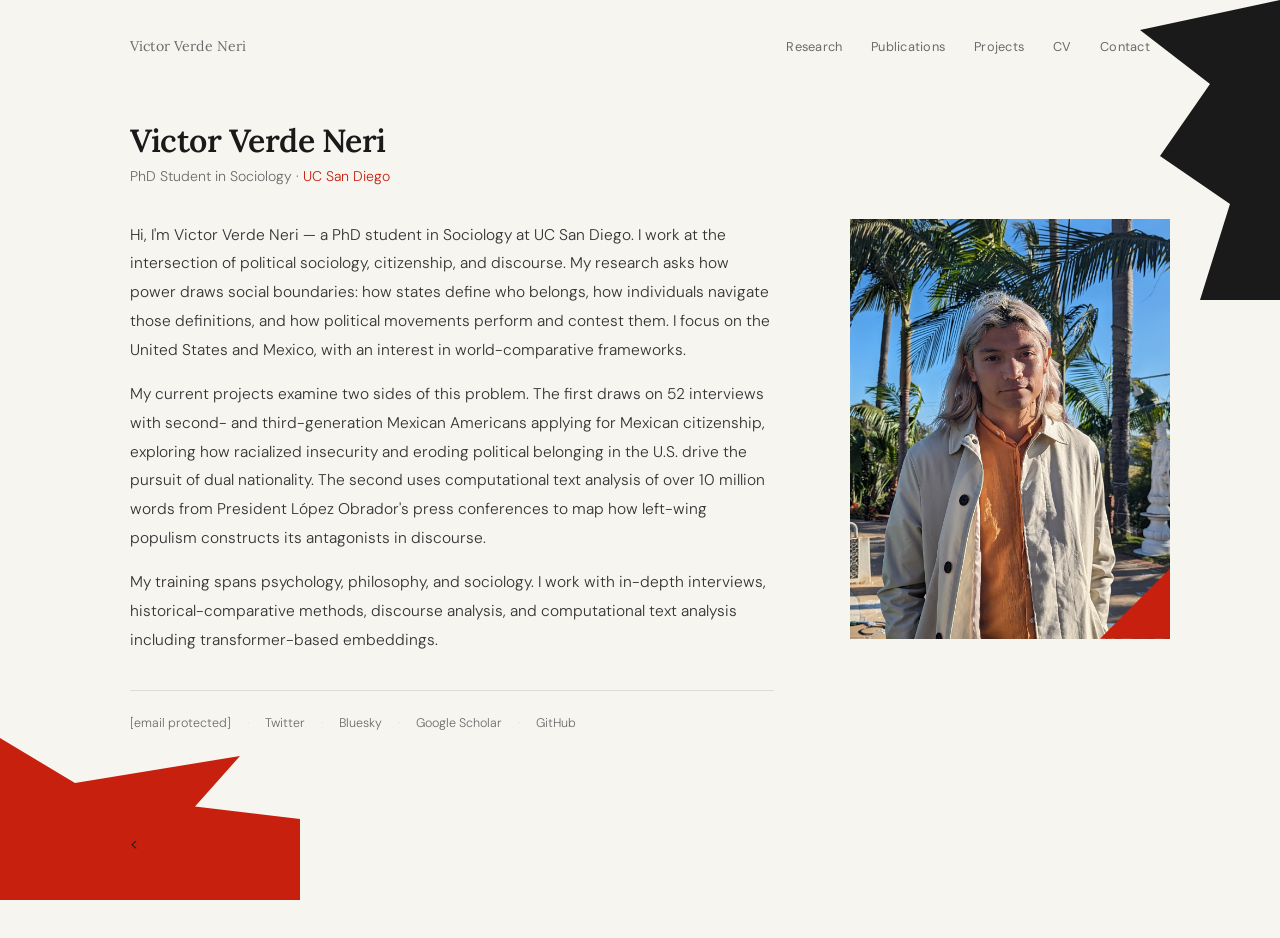
<file: index.html>
<!DOCTYPE html>
<html lang="en">
<head>
  <meta charset="UTF-8">
  <meta name="viewport" content="width=device-width, initial-scale=1.0">
  <title>Victor Verde Neri</title>
  <link href="https://fonts.googleapis.com/css2?family=Lora:ital,wght@0,400;0,600;1,400&family=DM+Sans:opsz,wght@9..40,300;9..40,400;9..40,500&display=swap" rel="stylesheet">
  <style>
    *, *::before, *::after { box-sizing: border-box; margin: 0; padding: 0; }

    :root {
      --cream: #F7F5F0;
      --red:   #C8200E;
      --black: #1a1a1a;
      --ink:   #1a1a1a;
      --muted: #6b6b6b;
      --rule:  #e0ddd8;
    }

    html { font-size: 16px; scroll-behavior: smooth; }

    body {
      background: var(--cream);
      color: var(--ink);
      font-family: 'DM Sans', sans-serif;
      font-weight: 300;
      line-height: 1.7;
      min-height: 100vh;
      position: relative;
      overflow-x: hidden;
    }

    body::before {
      content: "";
      position: fixed;
      top: 0; right: 0;
      width: 200px; height: 300px;
      background: var(--black);
      clip-path: polygon(100% 0%,100% 100%,60% 100%,75% 68%,40% 52%,65% 28%,30% 10%);
      pointer-events: none;
      z-index: 0;
    }

    body::after {
      content: "";
      position: fixed;
      bottom: 0; left: 0;
      width: 300px; height: 180px;
      background: var(--red);
      clip-path: polygon(0% 100%,100% 100%,100% 55%,65% 48%,80% 20%,25% 35%,0% 10%);
      pointer-events: none;
      z-index: 0;
    }

    nav {
      position: relative;
      z-index: 10;
      max-width: 1100px;
      margin: 0 auto;
      padding: 2rem 2.5rem 0;
      display: flex;
      align-items: baseline;
      justify-content: space-between;
    }

    .nav-name {
      font-family: 'Lora', serif;
      font-size: 0.88rem;
      color: var(--muted);
      text-decoration: none;
      letter-spacing: 0.01em;
      transition: color 0.15s;
    }

    .nav-name:hover { color: var(--ink); }

    .nav-links { display: flex; gap: 1.8rem; list-style: none; }

    .nav-links a {
      font-size: 0.8rem;
      font-weight: 400;
      color: var(--muted);
      text-decoration: none;
      letter-spacing: 0.02em;
      transition: color 0.15s;
    }

    .nav-links a:hover { color: var(--ink); }

    main {
      position: relative;
      z-index: 1;
      max-width: 1100px;
      margin: 0 auto;
      padding: 4rem 2.5rem 5rem;
    }

    /* Layout: photo centered at top, bio below */
    .home-grid {
      display: flex;
      flex-direction: column;
      align-items: center;
      gap: 2.5rem;
    }

    .home-top {
      display: grid;
      grid-template-columns: 1fr 280px;
      gap: 6rem;
      align-items: center;
      width: 100%;
    }

    /* ── LEFT: BIO ── */
    .bio h1 {
      font-family: 'Lora', serif;
      font-size: 2rem;
      font-weight: 600;
      line-height: 1.15;
      letter-spacing: -0.015em;
      margin-bottom: 0.3rem;
    }

    .bio .role {
      font-size: 0.88rem;
      color: var(--muted);
      margin-bottom: 2rem;
    }

    .bio .role a {
      color: var(--red);
      text-decoration: none;
    }

    .bio .role a:hover { text-decoration: underline; }

    .bio-text {
      font-size: 0.97rem;
      line-height: 1.85;
      color: #333;
    }

    .bio-text p + p { margin-top: 1rem; }

    .bio-links {
      margin-top: 2.2rem;
      padding-top: 1.4rem;
      border-top: 1px solid var(--rule);
      display: flex;
      flex-wrap: wrap;
      gap: 0.25rem 1rem;
      font-size: 0.78rem;
      color: var(--muted);
    }

    .bio-links a {
      color: var(--muted);
      text-decoration: none;
      transition: color 0.15s;
    }

    .bio-links a:hover { color: var(--ink); }
    .bio-links .sep { color: var(--rule); user-select: none; }

    /* ── RIGHT: PHOTO ── */
    .photo-col {
      display: flex;
      flex-direction: column;
      align-items: center;
      justify-content: center;
    }

    .photo-frame {
      width: 320px;
      height: 420px;
      overflow: hidden;
      background: #d0ccc4;
      display: flex;
      align-items: center;
      justify-content: center;
      font-family: 'Lora', serif;
      font-size: 2.5rem;
      color: var(--ink);
      position: relative;
    }

    .photo-frame::after {
      content: "";
      position: absolute;
      bottom: 0; right: 0;
      width: 70px; height: 70px;
      background: var(--red);
      clip-path: polygon(100% 0%, 100% 100%, 0% 100%);
    }

    .photo-frame img {
      width: 100%;
      height: 100%;
      object-fit: cover;
    }

    footer {
      position: relative;
      z-index: 1;
      max-width: 1100px;
      margin: 0 auto;
      padding: 1.2rem 2.5rem;
      border-top: 1px solid var(--rule);
      display: flex;
      justify-content: space-between;
      font-size: 0.72rem;
      color: #bbb;
    }

    @media (max-width: 600px) {
      .home-grid { grid-template-columns: 1fr; }
      .home-top { grid-template-columns: 1fr; } .photo-col { max-width: 180px; margin: 0 auto; }
      nav { flex-wrap: wrap; gap: 0.8rem; padding: 1.5rem 1.5rem 0; }
      main { padding: 2.5rem 1.5rem 4rem; }
      footer { padding: 1rem 1.5rem; }
    }
  </style>
</head>
<body>

  <nav>
    <a class="nav-name" href="index.html">Victor Verde Neri</a>
    <ul class="nav-links">
      <li><a href="research.html">Research</a></li>
      <li><a href="publications.html">Publications</a></li>
      <li><a href="projects.html">Projects</a></li>
      <li><a href="cv.html">CV</a></li>
      <li><a href="contact.html">Contact</a></li>
    </ul>
  </nav>

  <main>
    <div class="home-grid">

      <div class="home-top">
      <!-- LEFT: BIO -->
      <div class="bio">
        <h1>Victor Verde Neri</h1>
        <p class="role">
          PhD Student in Sociology ·
          <a href="https://sociology.ucsd.edu/people/graduate-students/victor-verde-neri.html">UC San Diego</a>
        </p>

        <div class="bio-text">
          <p>Hi, I'm Victor Verde Neri — a PhD student in Sociology at UC San Diego. I work at the intersection of political sociology, citizenship, and discourse. My research asks how power draws social boundaries: how states define who belongs, how individuals navigate those definitions, and how political movements perform and contest them. I focus on the United States and Mexico, with an interest in world-comparative frameworks.</p>

          <p>My current projects examine two sides of this problem. The first draws on 52 interviews with second- and third-generation Mexican Americans applying for Mexican citizenship, exploring how racialized insecurity and eroding political belonging in the U.S. drive the pursuit of dual nationality. The second uses computational text analysis of over 10 million words from President López Obrador's press conferences to map how left-wing populism constructs its antagonists in discourse.</p>

          <p>My training spans psychology, philosophy, and sociology. I work with in-depth interviews, historical-comparative methods, discourse analysis, and computational text analysis including transformer-based embeddings.</p>
        </div>

        <div class="bio-links">
          <a href="/cdn-cgi/l/email-protection#5c2a2a392e383932392e351c293f2f3872393829"><span class="__cf_email__" data-cfemail="daacacbfa8bebfb4bfa8b39aafb9a9bef4bfbeaf">[email&#160;protected]</span></a>
          <span class="sep">·</span>
          <a href="#">Twitter</a>
          <span class="sep">·</span>
          <a href="#">Bluesky</a>
          <span class="sep">·</span>
          <a href="#">Google Scholar</a>
          <span class="sep">·</span>
          <a href="https://github.com/relampago-bebe">GitHub</a>
        </div>
      </div>

      <!-- RIGHT: PHOTO -->
      <div class="photo-col">
        <div class="photo-frame">
          <img src="photo.jpg" alt="Victor Verde Neri">
        </div>
      </div>

    <
</file>
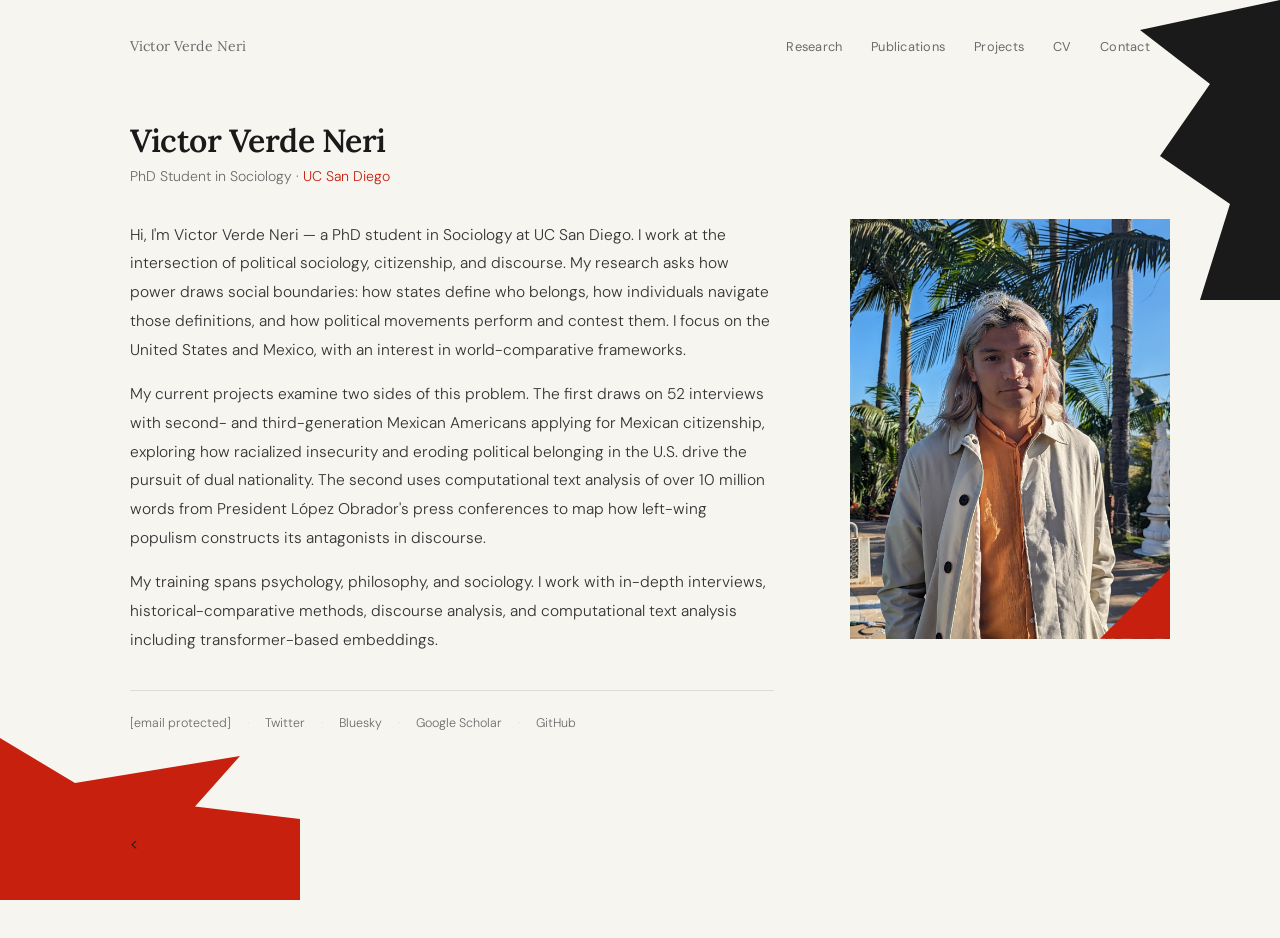
<file: docs/index.html>
<!DOCTYPE html>
<html lang="en">
<head>
  <meta charset="UTF-8">
  <meta name="viewport" content="width=device-width, initial-scale=1.0">
  <title>Victor Verde Neri</title>
  <link href="https://fonts.googleapis.com/css2?family=Lora:ital,wght@0,400;0,600;1,400&family=DM+Sans:opsz,wght@9..40,300;9..40,400;9..40,500&display=swap" rel="stylesheet">
  <style>
    *, *::before, *::after { box-sizing: border-box; margin: 0; padding: 0; }

    :root {
      --cream: #F7F5F0;
      --red:   #C8200E;
      --black: #1a1a1a;
      --ink:   #1a1a1a;
      --muted: #6b6b6b;
      --rule:  #e0ddd8;
    }

    html { font-size: 16px; scroll-behavior: smooth; }

    body {
      background: var(--cream);
      color: var(--ink);
      font-family: 'DM Sans', sans-serif;
      font-weight: 300;
      line-height: 1.7;
      min-height: 100vh;
      position: relative;
      overflow-x: hidden;
    }

    body::before {
      content: "";
      position: fixed;
      top: 0; right: 0;
      width: 200px; height: 300px;
      background: var(--black);
      clip-path: polygon(100% 0%,100% 100%,60% 100%,75% 68%,40% 52%,65% 28%,30% 10%);
      pointer-events: none;
      z-index: 0;
    }

    body::after {
      content: "";
      position: fixed;
      bottom: 0; left: 0;
      width: 300px; height: 180px;
      background: var(--red);
      clip-path: polygon(0% 100%,100% 100%,100% 55%,65% 48%,80% 20%,25% 35%,0% 10%);
      pointer-events: none;
      z-index: 0;
    }

    nav {
      position: relative;
      z-index: 10;
      max-width: 1100px;
      margin: 0 auto;
      padding: 2rem 2.5rem 0;
      display: flex;
      align-items: baseline;
      justify-content: space-between;
    }

    .nav-name {
      font-family: 'Lora', serif;
      font-size: 0.88rem;
      color: var(--muted);
      text-decoration: none;
      letter-spacing: 0.01em;
      transition: color 0.15s;
    }

    .nav-name:hover { color: var(--ink); }

    .nav-links { display: flex; gap: 1.8rem; list-style: none; }

    .nav-links a {
      font-size: 0.8rem;
      font-weight: 400;
      color: var(--muted);
      text-decoration: none;
      letter-spacing: 0.02em;
      transition: color 0.15s;
    }

    .nav-links a:hover { color: var(--ink); }

    main {
      position: relative;
      z-index: 1;
      max-width: 1100px;
      margin: 0 auto;
      padding: 4rem 2.5rem 5rem;
    }

    /* Layout: photo centered at top, bio below */
    .home-grid {
      display: flex;
      flex-direction: column;
      align-items: center;
      gap: 2.5rem;
    }

    .home-top {
      display: grid;
      grid-template-columns: 1fr 280px;
      gap: 6rem;
      align-items: center;
      width: 100%;
    }

    /* ── LEFT: BIO ── */
    .bio h1 {
      font-family: 'Lora', serif;
      font-size: 2rem;
      font-weight: 600;
      line-height: 1.15;
      letter-spacing: -0.015em;
      margin-bottom: 0.3rem;
    }

    .bio .role {
      font-size: 0.88rem;
      color: var(--muted);
      margin-bottom: 2rem;
    }

    .bio .role a {
      color: var(--red);
      text-decoration: none;
    }

    .bio .role a:hover { text-decoration: underline; }

    .bio-text {
      font-size: 0.97rem;
      line-height: 1.85;
      color: #333;
    }

    .bio-text p + p { margin-top: 1rem; }

    .bio-links {
      margin-top: 2.2rem;
      padding-top: 1.4rem;
      border-top: 1px solid var(--rule);
      display: flex;
      flex-wrap: wrap;
      gap: 0.25rem 1rem;
      font-size: 0.78rem;
      color: var(--muted);
    }

    .bio-links a {
      color: var(--muted);
      text-decoration: none;
      transition: color 0.15s;
    }

    .bio-links a:hover { color: var(--ink); }
    .bio-links .sep { color: var(--rule); user-select: none; }

    /* ── RIGHT: PHOTO ── */
    .photo-col {
      display: flex;
      flex-direction: column;
      align-items: center;
      justify-content: center;
    }

    .photo-frame {
      width: 320px;
      height: 420px;
      overflow: hidden;
      background: #d0ccc4;
      display: flex;
      align-items: center;
      justify-content: center;
      font-family: 'Lora', serif;
      font-size: 2.5rem;
      color: var(--ink);
      position: relative;
    }

    .photo-frame::after {
      content: "";
      position: absolute;
      bottom: 0; right: 0;
      width: 70px; height: 70px;
      background: var(--red);
      clip-path: polygon(100% 0%, 100% 100%, 0% 100%);
    }

    .photo-frame img {
      width: 100%;
      height: 100%;
      object-fit: cover;
    }

    footer {
      position: relative;
      z-index: 1;
      max-width: 1100px;
      margin: 0 auto;
      padding: 1.2rem 2.5rem;
      border-top: 1px solid var(--rule);
      display: flex;
      justify-content: space-between;
      font-size: 0.72rem;
      color: #bbb;
    }

    @media (max-width: 600px) {
      .home-grid { grid-template-columns: 1fr; }
      .home-top { grid-template-columns: 1fr; } .photo-col { max-width: 180px; margin: 0 auto; }
      nav { flex-wrap: wrap; gap: 0.8rem; padding: 1.5rem 1.5rem 0; }
      main { padding: 2.5rem 1.5rem 4rem; }
      footer { padding: 1rem 1.5rem; }
    }
  </style>
</head>
<body>

  <nav>
    <a class="nav-name" href="index.html">Victor Verde Neri</a>
    <ul class="nav-links">
      <li><a href="research.html">Research</a></li>
      <li><a href="publications.html">Publications</a></li>
      <li><a href="projects.html">Projects</a></li>
      <li><a href="cv.html">CV</a></li>
      <li><a href="contact.html">Contact</a></li>
    </ul>
  </nav>

  <main>
    <div class="home-grid">

      <div class="home-top">
      <!-- LEFT: BIO -->
      <div class="bio">
        <h1>Victor Verde Neri</h1>
        <p class="role">
          PhD Student in Sociology ·
          <a href="https://sociology.ucsd.edu">UC San Diego</a>
        </p>

        <div class="bio-text">
          <p>Hi, I'm Victor Verde Neri — a PhD student in Sociology at UC San Diego. I work at the intersection of political sociology, citizenship, and discourse. My research asks how power draws social boundaries: how states define who belongs, how individuals navigate those definitions, and how political movements perform and contest them. I focus on the United States and Mexico, with an interest in world-comparative frameworks.</p>

          <p>My current projects examine two sides of this problem. The first draws on 52 interviews with second- and third-generation Mexican Americans applying for Mexican citizenship, exploring how racialized insecurity and eroding political belonging in the U.S. drive the pursuit of dual nationality. The second uses computational text analysis of over 10 million words from President López Obrador's press conferences to map how left-wing populism constructs its antagonists in discourse.</p>

          <p>My training spans psychology, philosophy, and sociology. I work with in-depth interviews, historical-comparative methods, discourse analysis, and computational text analysis including transformer-based embeddings.</p>
        </div>

        <div class="bio-links">
          <a href="/cdn-cgi/l/email-protection#5c2a2a392e383932392e351c293f2f3872393829"><span class="__cf_email__" data-cfemail="daacacbfa8bebfb4bfa8b39aafb9a9bef4bfbeaf">[email&#160;protected]</span></a>
          <span class="sep">·</span>
          <a href="#">Twitter</a>
          <span class="sep">·</span>
          <a href="#">Bluesky</a>
          <span class="sep">·</span>
          <a href="#">Google Scholar</a>
          <span class="sep">·</span>
          <a href="https://github.com/relampago-bebe">GitHub</a>
        </div>
      </div>

      <!-- RIGHT: PHOTO -->
      <div class="photo-col">
        <div class="photo-frame">
          <img src="photo.jpg" alt="Victor Verde Neri">
        </div>
      </div>

    <
</file>
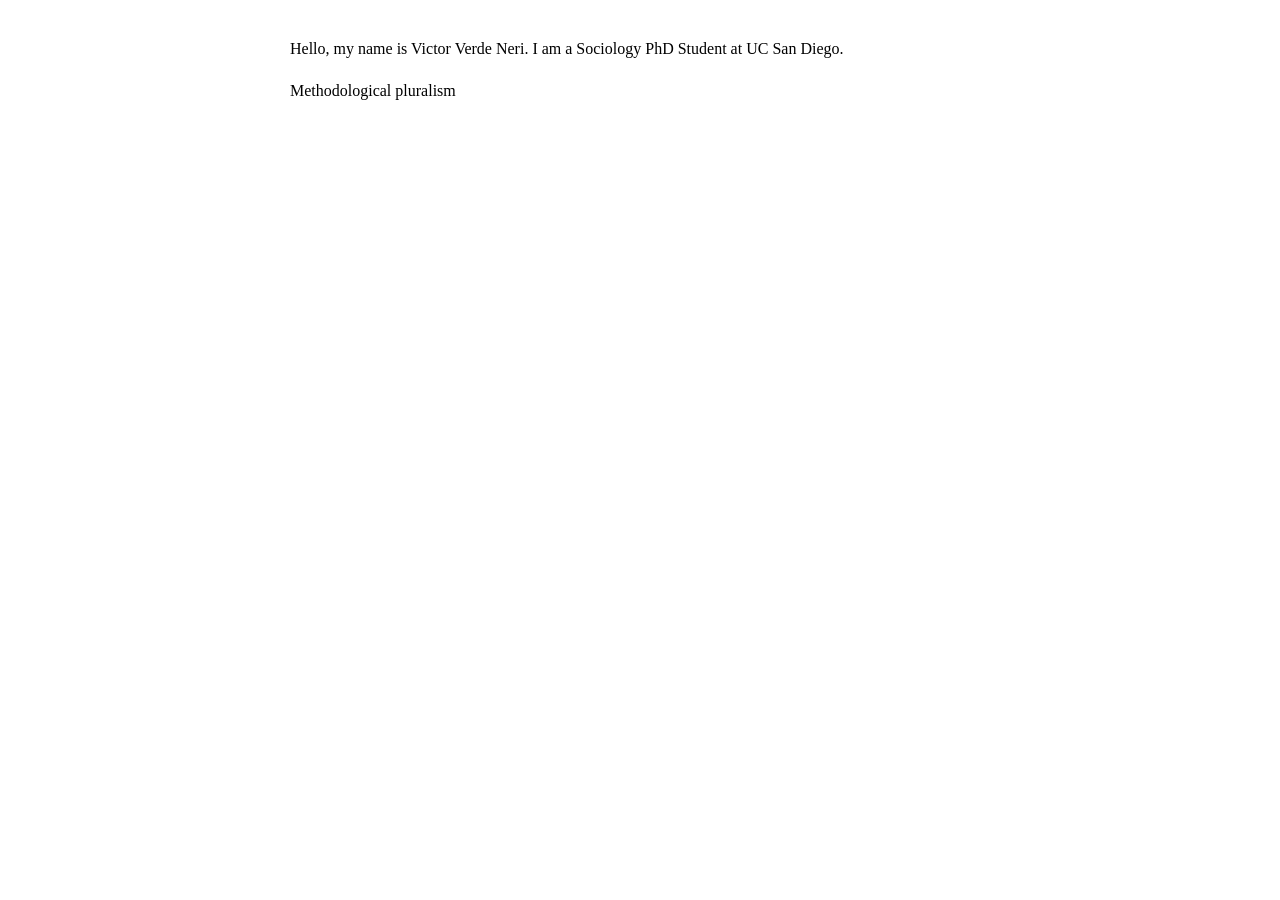
<file: Biography.html>
<!DOCTYPE html>
<html xmlns="http://www.w3.org/1999/xhtml" lang="en" xml:lang="en"><head>

<meta charset="utf-8">
<meta name="generator" content="quarto-1.8.27">

<meta name="viewport" content="width=device-width, initial-scale=1.0, user-scalable=yes">


<title>biography – Victor Verde Neri</title>
<style>
code{white-space: pre-wrap;}
span.smallcaps{font-variant: small-caps;}
div.columns{display: flex; gap: min(4vw, 1.5em);}
div.column{flex: auto; overflow-x: auto;}
div.hanging-indent{margin-left: 1.5em; text-indent: -1.5em;}
ul.task-list{list-style: none;}
ul.task-list li input[type="checkbox"] {
  width: 0.8em;
  margin: 0 0.8em 0.2em -1em; /* quarto-specific, see https://github.com/quarto-dev/quarto-cli/issues/4556 */ 
  vertical-align: middle;
}
.display.math{display: block; text-align: center; margin: 0.5rem auto;}
</style>


<script src="site_libs/clipboard/clipboard.min.js"></script>
<script src="site_libs/quarto-html/tabby.min.js"></script>
<script src="site_libs/quarto-html/popper.min.js"></script>
<script src="site_libs/quarto-html/tippy.umd.min.js"></script>
<script src="site_libs/quarto-html/anchor.min.js"></script>
<link href="site_libs/quarto-html/tippy.css" rel="stylesheet">
<link href="site_libs/quarto-html/light-border.css" rel="stylesheet">
<link href="site_libs/quarto-html/quarto-html-734cb40618f438257b19a1e532635a32.min.css" rel="stylesheet" append-hash="true" data-mode="light">
<link href="site_libs/quarto-html/quarto-syntax-highlighting-ed96de9b727972fe78a7b5d16c58bf87.css" rel="stylesheet" id="quarto-text-highlighting-styles">


<link rel="stylesheet" href="style.css">
</head>

<body>





<p>Hello, my name is Victor Verde Neri. I am a Sociology PhD Student at UC San Diego.</p>
<p>Methodological pluralism</p>


<script id="quarto-html-after-body" type="application/javascript">
  window.document.addEventListener("DOMContentLoaded", function (event) {
    const tabsets =  window.document.querySelectorAll(".panel-tabset-tabby")
    tabsets.forEach(function(tabset) {
      const tabby = new Tabby('#' + tabset.id);
    });
    const icon = "";
    const anchorJS = new window.AnchorJS();
    anchorJS.options = {
      placement: 'right',
      icon: icon
    };
    anchorJS.add('.anchored');
    const isCodeAnnotation = (el) => {
      for (const clz of el.classList) {
        if (clz.startsWith('code-annotation-')) {                     
          return true;
        }
      }
      return false;
    }
    const onCopySuccess = function(e) {
      // button target
      const button = e.trigger;
      // don't keep focus
      button.blur();
      // flash "checked"
      button.classList.add('code-copy-button-checked');
      var currentTitle = button.getAttribute("title");
      button.setAttribute("title", "Copied!");
      let tooltip;
      if (window.bootstrap) {
        button.setAttribute("data-bs-toggle", "tooltip");
        button.setAttribute("data-bs-placement", "left");
        button.setAttribute("data-bs-title", "Copied!");
        tooltip = new bootstrap.Tooltip(button, 
          { trigger: "manual", 
            customClass: "code-copy-button-tooltip",
            offset: [0, -8]});
        tooltip.show();    
      }
      setTimeout(function() {
        if (tooltip) {
          tooltip.hide();
          button.removeAttribute("data-bs-title");
          button.removeAttribute("data-bs-toggle");
          button.removeAttribute("data-bs-placement");
        }
        button.setAttribute("title", currentTitle);
        button.classList.remove('code-copy-button-checked');
      }, 1000);
      // clear code selection
      e.clearSelection();
    }
    const getTextToCopy = function(trigger) {
      const outerScaffold = trigger.parentElement.cloneNode(true);
      const codeEl = outerScaffold.querySelector('code');
      for (const childEl of codeEl.children) {
        if (isCodeAnnotation(childEl)) {
          childEl.remove();
        }
      }
      return codeEl.innerText;
    }
    const clipboard = new window.ClipboardJS('.code-copy-button:not([data-in-quarto-modal])', {
      text: getTextToCopy
    });
    clipboard.on('success', onCopySuccess);
    if (window.document.getElementById('quarto-embedded-source-code-modal')) {
      const clipboardModal = new window.ClipboardJS('.code-copy-button[data-in-quarto-modal]', {
        text: getTextToCopy,
        container: window.document.getElementById('quarto-embedded-source-code-modal')
      });
      clipboardModal.on('success', onCopySuccess);
    }
      var localhostRegex = new RegExp(/^(?:http|https):\/\/localhost\:?[0-9]*\//);
      var mailtoRegex = new RegExp(/^mailto:/);
        var filterRegex = new RegExp("https:\/\/relampago-bebe\.github\.io\/victorverde\.github\.io\/");
      var isInternal = (href) => {
          return filterRegex.test(href) || localhostRegex.test(href) || mailtoRegex.test(href);
      }
      // Inspect non-navigation links and adorn them if external
     var links = window.document.querySelectorAll('a[href]:not(.nav-link):not(.navbar-brand):not(.toc-action):not(.sidebar-link):not(.sidebar-item-toggle):not(.pagination-link):not(.no-external):not([aria-hidden]):not(.dropdown-item):not(.quarto-navigation-tool):not(.about-link)');
      for (var i=0; i<links.length; i++) {
        const link = links[i];
        if (!isInternal(link.href)) {
          // undo the damage that might have been done by quarto-nav.js in the case of
          // links that we want to consider external
          if (link.dataset.originalHref !== undefined) {
            link.href = link.dataset.originalHref;
          }
        }
      }
    function tippyHover(el, contentFn, onTriggerFn, onUntriggerFn) {
      const config = {
        allowHTML: true,
        maxWidth: 500,
        delay: 100,
        arrow: false,
        appendTo: function(el) {
            return el.parentElement;
        },
        interactive: true,
        interactiveBorder: 10,
        theme: 'light-border',
        placement: 'bottom-start',
      };
      if (contentFn) {
        config.content = contentFn;
      }
      if (onTriggerFn) {
        config.onTrigger = onTriggerFn;
      }
      if (onUntriggerFn) {
        config.onUntrigger = onUntriggerFn;
      }
      window.tippy(el, config); 
    }
    const noterefs = window.document.querySelectorAll('a[role="doc-noteref"]');
    for (var i=0; i<noterefs.length; i++) {
      const ref = noterefs[i];
      tippyHover(ref, function() {
        // use id or data attribute instead here
        let href = ref.getAttribute('data-footnote-href') || ref.getAttribute('href');
        try { href = new URL(href).hash; } catch {}
        const id = href.replace(/^#\/?/, "");
        const note = window.document.getElementById(id);
        if (note) {
          return note.innerHTML;
        } else {
          return "";
        }
      });
    }
    const xrefs = window.document.querySelectorAll('a.quarto-xref');
    const processXRef = (id, note) => {
      // Strip column container classes
      const stripColumnClz = (el) => {
        el.classList.remove("page-full", "page-columns");
        if (el.children) {
          for (const child of el.children) {
            stripColumnClz(child);
          }
        }
      }
      stripColumnClz(note)
      if (id === null || id.startsWith('sec-')) {
        // Special case sections, only their first couple elements
        const container = document.createElement("div");
        if (note.children && note.children.length > 2) {
          container.appendChild(note.children[0].cloneNode(true));
          for (let i = 1; i < note.children.length; i++) {
            const child = note.children[i];
            if (child.tagName === "P" && child.innerText === "") {
              continue;
            } else {
              container.appendChild(child.cloneNode(true));
              break;
            }
          }
          if (window.Quarto?.typesetMath) {
            window.Quarto.typesetMath(container);
          }
          return container.innerHTML
        } else {
          if (window.Quarto?.typesetMath) {
            window.Quarto.typesetMath(note);
          }
          return note.innerHTML;
        }
      } else {
        // Remove any anchor links if they are present
        const anchorLink = note.querySelector('a.anchorjs-link');
        if (anchorLink) {
          anchorLink.remove();
        }
        if (window.Quarto?.typesetMath) {
          window.Quarto.typesetMath(note);
        }
        if (note.classList.contains("callout")) {
          return note.outerHTML;
        } else {
          return note.innerHTML;
        }
      }
    }
    for (var i=0; i<xrefs.length; i++) {
      const xref = xrefs[i];
      tippyHover(xref, undefined, function(instance) {
        instance.disable();
        let url = xref.getAttribute('href');
        let hash = undefined; 
        if (url.startsWith('#')) {
          hash = url;
        } else {
          try { hash = new URL(url).hash; } catch {}
        }
        if (hash) {
          const id = hash.replace(/^#\/?/, "");
          const note = window.document.getElementById(id);
          if (note !== null) {
            try {
              const html = processXRef(id, note.cloneNode(true));
              instance.setContent(html);
            } finally {
              instance.enable();
              instance.show();
            }
          } else {
            // See if we can fetch this
            fetch(url.split('#')[0])
            .then(res => res.text())
            .then(html => {
              const parser = new DOMParser();
              const htmlDoc = parser.parseFromString(html, "text/html");
              const note = htmlDoc.getElementById(id);
              if (note !== null) {
                const html = processXRef(id, note);
                instance.setContent(html);
              } 
            }).finally(() => {
              instance.enable();
              instance.show();
            });
          }
        } else {
          // See if we can fetch a full url (with no hash to target)
          // This is a special case and we should probably do some content thinning / targeting
          fetch(url)
          .then(res => res.text())
          .then(html => {
            const parser = new DOMParser();
            const htmlDoc = parser.parseFromString(html, "text/html");
            const note = htmlDoc.querySelector('main.content');
            if (note !== null) {
              // This should only happen for chapter cross references
              // (since there is no id in the URL)
              // remove the first header
              if (note.children.length > 0 && note.children[0].tagName === "HEADER") {
                note.children[0].remove();
              }
              const html = processXRef(null, note);
              instance.setContent(html);
            } 
          }).finally(() => {
            instance.enable();
            instance.show();
          });
        }
      }, function(instance) {
      });
    }
        let selectedAnnoteEl;
        const selectorForAnnotation = ( cell, annotation) => {
          let cellAttr = 'data-code-cell="' + cell + '"';
          let lineAttr = 'data-code-annotation="' +  annotation + '"';
          const selector = 'span[' + cellAttr + '][' + lineAttr + ']';
          return selector;
        }
        const selectCodeLines = (annoteEl) => {
          const doc = window.document;
          const targetCell = annoteEl.getAttribute("data-target-cell");
          const targetAnnotation = annoteEl.getAttribute("data-target-annotation");
          const annoteSpan = window.document.querySelector(selectorForAnnotation(targetCell, targetAnnotation));
          const lines = annoteSpan.getAttribute("data-code-lines").split(",");
          const lineIds = lines.map((line) => {
            return targetCell + "-" + line;
          })
          let top = null;
          let height = null;
          let parent = null;
          if (lineIds.length > 0) {
              //compute the position of the single el (top and bottom and make a div)
              const el = window.document.getElementById(lineIds[0]);
              top = el.offsetTop;
              height = el.offsetHeight;
              parent = el.parentElement.parentElement;
            if (lineIds.length > 1) {
              const lastEl = window.document.getElementById(lineIds[lineIds.length - 1]);
              const bottom = lastEl.offsetTop + lastEl.offsetHeight;
              height = bottom - top;
            }
            if (top !== null && height !== null && parent !== null) {
              // cook up a div (if necessary) and position it 
              let div = window.document.getElementById("code-annotation-line-highlight");
              if (div === null) {
                div = window.document.createElement("div");
                div.setAttribute("id", "code-annotation-line-highlight");
                div.style.position = 'absolute';
                parent.appendChild(div);
              }
              div.style.top = top - 2 + "px";
              div.style.height = height + 4 + "px";
              div.style.left = 0;
              let gutterDiv = window.document.getElementById("code-annotation-line-highlight-gutter");
              if (gutterDiv === null) {
                gutterDiv = window.document.createElement("div");
                gutterDiv.setAttribute("id", "code-annotation-line-highlight-gutter");
                gutterDiv.style.position = 'absolute';
                const codeCell = window.document.getElementById(targetCell);
                const gutter = codeCell.querySelector('.code-annotation-gutter');
                gutter.appendChild(gutterDiv);
              }
              gutterDiv.style.top = top - 2 + "px";
              gutterDiv.style.height = height + 4 + "px";
            }
            selectedAnnoteEl = annoteEl;
          }
        };
        const unselectCodeLines = () => {
          const elementsIds = ["code-annotation-line-highlight", "code-annotation-line-highlight-gutter"];
          elementsIds.forEach((elId) => {
            const div = window.document.getElementById(elId);
            if (div) {
              div.remove();
            }
          });
          selectedAnnoteEl = undefined;
        };
          // Handle positioning of the toggle
      window.addEventListener(
        "resize",
        throttle(() => {
          elRect = undefined;
          if (selectedAnnoteEl) {
            selectCodeLines(selectedAnnoteEl);
          }
        }, 10)
      );
      function throttle(fn, ms) {
      let throttle = false;
      let timer;
        return (...args) => {
          if(!throttle) { // first call gets through
              fn.apply(this, args);
              throttle = true;
          } else { // all the others get throttled
              if(timer) clearTimeout(timer); // cancel #2
              timer = setTimeout(() => {
                fn.apply(this, args);
                timer = throttle = false;
              }, ms);
          }
        };
      }
        // Attach click handler to the DT
        const annoteDls = window.document.querySelectorAll('dt[data-target-cell]');
        for (const annoteDlNode of annoteDls) {
          annoteDlNode.addEventListener('click', (event) => {
            const clickedEl = event.target;
            if (clickedEl !== selectedAnnoteEl) {
              unselectCodeLines();
              const activeEl = window.document.querySelector('dt[data-target-cell].code-annotation-active');
              if (activeEl) {
                activeEl.classList.remove('code-annotation-active');
              }
              selectCodeLines(clickedEl);
              clickedEl.classList.add('code-annotation-active');
            } else {
              // Unselect the line
              unselectCodeLines();
              clickedEl.classList.remove('code-annotation-active');
            }
          });
        }
    const findCites = (el) => {
      const parentEl = el.parentElement;
      if (parentEl) {
        const cites = parentEl.dataset.cites;
        if (cites) {
          return {
            el,
            cites: cites.split(' ')
          };
        } else {
          return findCites(el.parentElement)
        }
      } else {
        return undefined;
      }
    };
    var bibliorefs = window.document.querySelectorAll('a[role="doc-biblioref"]');
    for (var i=0; i<bibliorefs.length; i++) {
      const ref = bibliorefs[i];
      const citeInfo = findCites(ref);
      if (citeInfo) {
        tippyHover(citeInfo.el, function() {
          var popup = window.document.createElement('div');
          citeInfo.cites.forEach(function(cite) {
            var citeDiv = window.document.createElement('div');
            citeDiv.classList.add('hanging-indent');
            citeDiv.classList.add('csl-entry');
            var biblioDiv = window.document.getElementById('ref-' + cite);
            if (biblioDiv) {
              citeDiv.innerHTML = biblioDiv.innerHTML;
            }
            popup.appendChild(citeDiv);
          });
          return popup.innerHTML;
        });
      }
    }
  });
  </script>




</body></html>
</file>
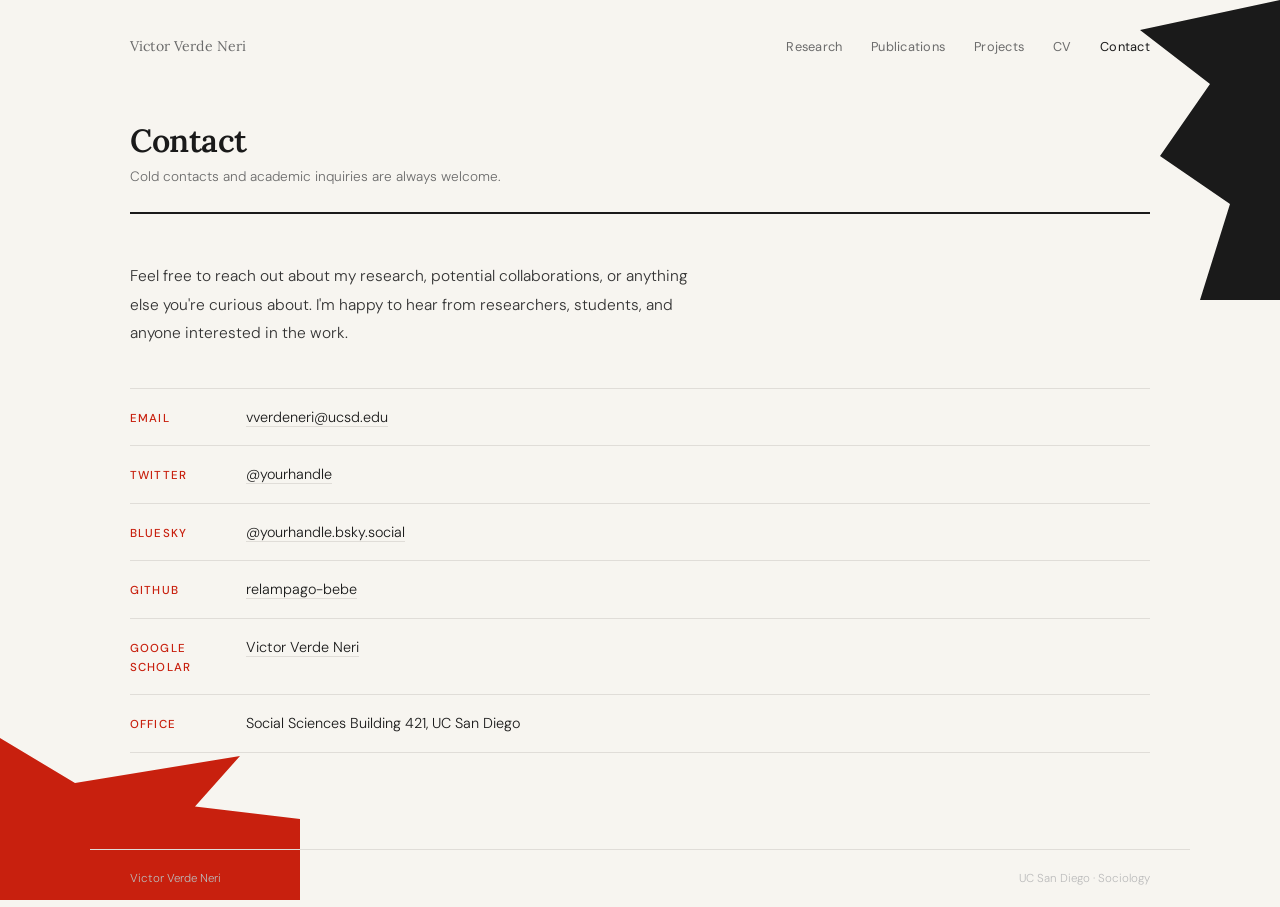
<file: contact.html>
<!DOCTYPE html>
<html lang="en">
<head>
  <meta charset="UTF-8">
  <meta name="viewport" content="width=device-width, initial-scale=1.0">
  <title>Contact — Victor Verde Neri</title>
  <link href="https://fonts.googleapis.com/css2?family=Lora:ital,wght@0,400;0,600;1,400&family=DM+Sans:opsz,wght@9..40,300;9..40,400;9..40,500&display=swap" rel="stylesheet">
  <style>
    *, *::before, *::after { box-sizing: border-box; margin: 0; padding: 0; }

    :root {
      --cream: #F7F5F0;
      --red:   #C8200E;
      --black: #1a1a1a;
      --ink:   #1a1a1a;
      --muted: #6b6b6b;
      --rule:  #e0ddd8;
    }

    html { font-size: 16px; scroll-behavior: smooth; }

    body {
      background: var(--cream);
      color: var(--ink);
      font-family: 'DM Sans', sans-serif;
      font-weight: 300;
      line-height: 1.7;
      min-height: 100vh;
      position: relative;
      overflow-x: hidden;
    }

    body::before {
      content: "";
      position: fixed;
      top: 0; right: 0;
      width: 200px; height: 300px;
      background: var(--black);
      clip-path: polygon(100% 0%,100% 100%,60% 100%,75% 68%,40% 52%,65% 28%,30% 10%);
      pointer-events: none; z-index: 0;
    }

    body::after {
      content: "";
      position: fixed;
      bottom: 0; left: 0;
      width: 300px; height: 180px;
      background: var(--red);
      clip-path: polygon(0% 100%,100% 100%,100% 55%,65% 48%,80% 20%,25% 35%,0% 10%);
      pointer-events: none; z-index: 0;
    }

    nav {
      position: relative; z-index: 10;
      max-width: 1100px; margin: 0 auto;
      padding: 2rem 2.5rem 0;
      display: flex; align-items: baseline; justify-content: space-between;
    }

    .nav-name {
      font-family: 'Lora', serif;
      font-size: 0.88rem; color: var(--muted);
      text-decoration: none; letter-spacing: 0.01em;
      transition: color 0.15s;
    }

    .nav-name:hover { color: var(--ink); }

    .nav-links { display: flex; gap: 1.8rem; list-style: none; }

    .nav-links a {
      font-size: 0.8rem; font-weight: 400;
      color: var(--muted); text-decoration: none;
      letter-spacing: 0.02em; transition: color 0.15s;
    }

    .nav-links a:hover, .nav-links a.active { color: var(--ink); }

    main {
      position: relative; z-index: 1;
      max-width: 1100px; margin: 0 auto;
      padding: 4rem 2.5rem 6rem;
    }

    .page-header {
      margin-bottom: 3rem;
      padding-bottom: 1.5rem;
      border-bottom: 2px solid var(--ink);
    }

    .page-header h1 {
      font-family: 'Lora', serif;
      font-size: 2rem; font-weight: 600;
      letter-spacing: -0.015em; line-height: 1.1;
    }

    .page-header p {
      margin-top: 0.4rem;
      font-size: 0.85rem; color: var(--muted);
    }

    .contact-note {
      font-size: 0.97rem;
      line-height: 1.85;
      color: #333;
      max-width: 52ch;
      margin-bottom: 2.5rem;
    }

    .contact-rows {
      display: flex;
      flex-direction: column;
      gap: 0;
    }

    .contact-row {
      display: grid;
      grid-template-columns: 100px 1fr;
      gap: 1rem;
      padding: 1rem 0;
      border-bottom: 1px solid var(--rule);
      align-items: baseline;
      font-size: 0.9rem;
    }

    .contact-row:first-child { border-top: 1px solid var(--rule); }

    .contact-label {
      font-size: 0.72rem;
      font-weight: 500;
      letter-spacing: 0.1em;
      text-transform: uppercase;
      color: var(--red);
    }

    .contact-value a {
      color: var(--ink);
      text-decoration: none;
      border-bottom: 1px solid var(--rule);
      transition: color 0.15s, border-color 0.15s;
    }

    .contact-value a:hover {
      color: var(--red);
      border-color: var(--red);
    }

    footer {
      position: relative; z-index: 1;
      max-width: 1100px; margin: 0 auto;
      padding: 1.2rem 2.5rem;
      border-top: 1px solid var(--rule);
      display: flex; justify-content: space-between;
      font-size: 0.72rem; color: #bbb;
    }

    @media (max-width: 600px) {
      nav { flex-wrap: wrap; gap: 0.8rem; padding: 1.5rem 1.5rem 0; }
      main { padding: 2.5rem 1.5rem 4rem; }
      .contact-row { grid-template-columns: 1fr; gap: 0.2rem; }
    }
  </style>
</head>
<body>

  <nav>
    <a class="nav-name" href="index.html">Victor Verde Neri</a>
    <ul class="nav-links">
      <li><a href="research.html">Research</a></li>
      <li><a href="publications.html">Publications</a></li>
      <li><a href="projects.html">Projects</a></li>
      <li><a href="cv.html">CV</a></li>
      <li><a href="contact.html" class="active">Contact</a></li>
    </ul>
  </nav>

  <main>
    <div class="page-header">
      <h1>Contact</h1>
      <p>Cold contacts and academic inquiries are always welcome.</p>
    </div>

    <p class="contact-note">
      Feel free to reach out about my research, potential collaborations, or anything else you're curious about. I'm happy to hear from researchers, students, and anyone interested in the work.
    </p>

    <div class="contact-rows">

      <div class="contact-row">
        <span class="contact-label">Email</span>
        <span class="contact-value"><a href="mailto:vverdeneri@ucsd.edu">vverdeneri@ucsd.edu</a></span>
      </div>

      <div class="contact-row">
        <span class="contact-label">Twitter</span>
        <span class="contact-value"><a href="#">@yourhandle</a></span>
      </div>

      <div class="contact-row">
        <span class="contact-label">Bluesky</span>
        <span class="contact-value"><a href="#">@yourhandle.bsky.social</a></span>
      </div>

      <div class="contact-row">
        <span class="contact-label">GitHub</span>
        <span class="contact-value"><a href="https://github.com/relampago-bebe">relampago-bebe</a></span>
      </div>

      <div class="contact-row">
        <span class="contact-label">Google Scholar</span>
        <span class="contact-value"><a href="#">Victor Verde Neri</a></span>
      </div>

      <div class="contact-row">
        <span class="contact-label">Office</span>
        <span class="contact-value">Social Sciences Building 421, UC San Diego</span>
      </div>

    </div>
  </main>

  <footer>
    <span>Victor Verde Neri</span>
    <span>UC San Diego · Sociology</span>
  </footer>

</body>
</html>
</file>
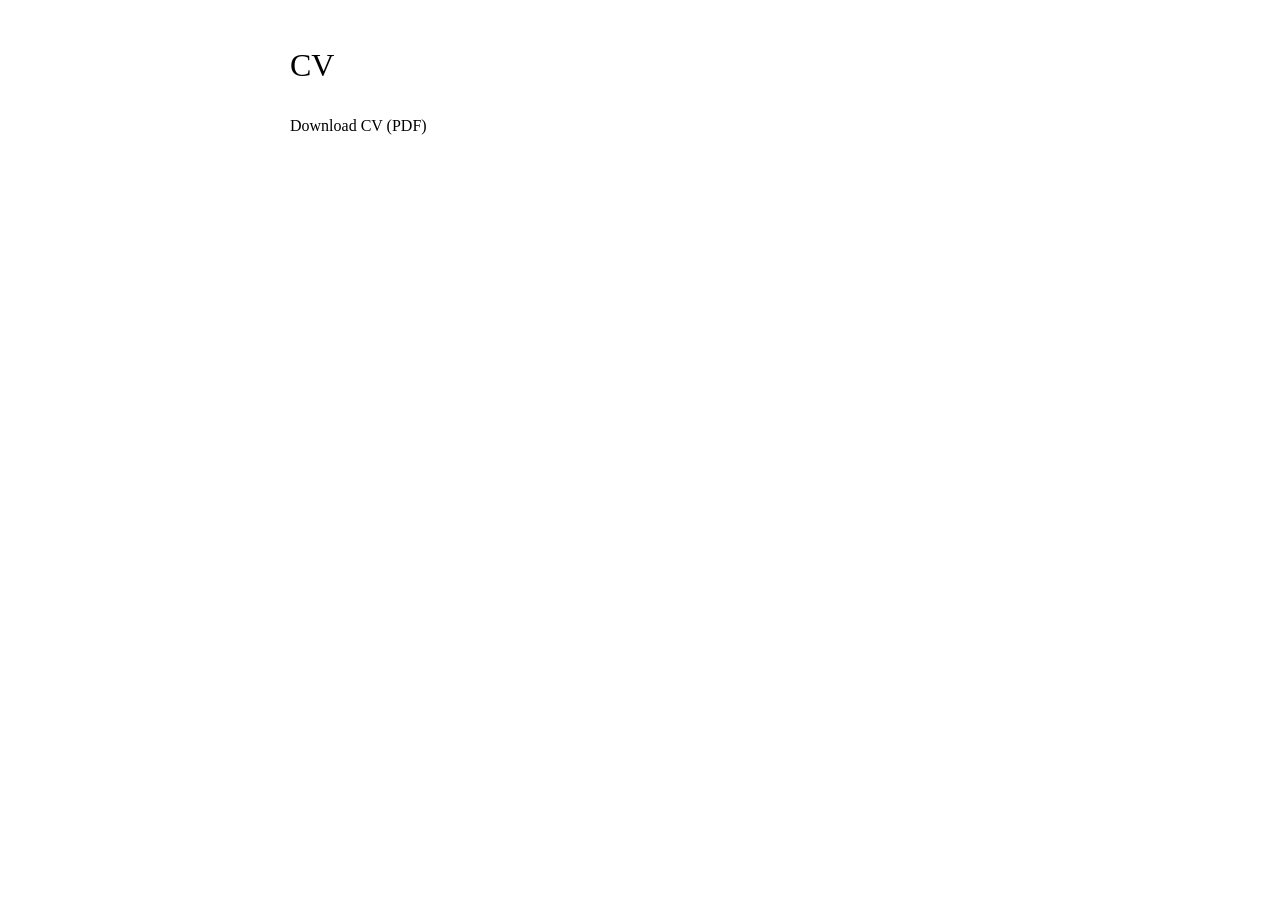
<file: CV.html>
<!DOCTYPE html>
<html xmlns="http://www.w3.org/1999/xhtml" lang="en" xml:lang="en"><head>

<meta charset="utf-8">
<meta name="generator" content="quarto-1.8.27">

<meta name="viewport" content="width=device-width, initial-scale=1.0, user-scalable=yes">


<title>CV – Victor Verde Neri</title>
<style>
code{white-space: pre-wrap;}
span.smallcaps{font-variant: small-caps;}
div.columns{display: flex; gap: min(4vw, 1.5em);}
div.column{flex: auto; overflow-x: auto;}
div.hanging-indent{margin-left: 1.5em; text-indent: -1.5em;}
ul.task-list{list-style: none;}
ul.task-list li input[type="checkbox"] {
  width: 0.8em;
  margin: 0 0.8em 0.2em -1em; /* quarto-specific, see https://github.com/quarto-dev/quarto-cli/issues/4556 */ 
  vertical-align: middle;
}
.display.math{display: block; text-align: center; margin: 0.5rem auto;}
</style>


<script src="site_libs/clipboard/clipboard.min.js"></script>
<script src="site_libs/quarto-html/tabby.min.js"></script>
<script src="site_libs/quarto-html/popper.min.js"></script>
<script src="site_libs/quarto-html/tippy.umd.min.js"></script>
<script src="site_libs/quarto-html/anchor.min.js"></script>
<link href="site_libs/quarto-html/tippy.css" rel="stylesheet">
<link href="site_libs/quarto-html/light-border.css" rel="stylesheet">
<link href="site_libs/quarto-html/quarto-html-734cb40618f438257b19a1e532635a32.min.css" rel="stylesheet" append-hash="true" data-mode="light">
<link href="site_libs/quarto-html/quarto-syntax-highlighting-ed96de9b727972fe78a7b5d16c58bf87.css" rel="stylesheet" id="quarto-text-highlighting-styles">


<link rel="stylesheet" href="style.css">
</head>

<body>


<header id="title-block-header">
<h1 class="title">CV</h1>

</header>


<p><a href="cv.pdf">Download CV (PDF)</a></p>


<script id="quarto-html-after-body" type="application/javascript">
  window.document.addEventListener("DOMContentLoaded", function (event) {
    const tabsets =  window.document.querySelectorAll(".panel-tabset-tabby")
    tabsets.forEach(function(tabset) {
      const tabby = new Tabby('#' + tabset.id);
    });
    const icon = "";
    const anchorJS = new window.AnchorJS();
    anchorJS.options = {
      placement: 'right',
      icon: icon
    };
    anchorJS.add('.anchored');
    const isCodeAnnotation = (el) => {
      for (const clz of el.classList) {
        if (clz.startsWith('code-annotation-')) {                     
          return true;
        }
      }
      return false;
    }
    const onCopySuccess = function(e) {
      // button target
      const button = e.trigger;
      // don't keep focus
      button.blur();
      // flash "checked"
      button.classList.add('code-copy-button-checked');
      var currentTitle = button.getAttribute("title");
      button.setAttribute("title", "Copied!");
      let tooltip;
      if (window.bootstrap) {
        button.setAttribute("data-bs-toggle", "tooltip");
        button.setAttribute("data-bs-placement", "left");
        button.setAttribute("data-bs-title", "Copied!");
        tooltip = new bootstrap.Tooltip(button, 
          { trigger: "manual", 
            customClass: "code-copy-button-tooltip",
            offset: [0, -8]});
        tooltip.show();    
      }
      setTimeout(function() {
        if (tooltip) {
          tooltip.hide();
          button.removeAttribute("data-bs-title");
          button.removeAttribute("data-bs-toggle");
          button.removeAttribute("data-bs-placement");
        }
        button.setAttribute("title", currentTitle);
        button.classList.remove('code-copy-button-checked');
      }, 1000);
      // clear code selection
      e.clearSelection();
    }
    const getTextToCopy = function(trigger) {
      const outerScaffold = trigger.parentElement.cloneNode(true);
      const codeEl = outerScaffold.querySelector('code');
      for (const childEl of codeEl.children) {
        if (isCodeAnnotation(childEl)) {
          childEl.remove();
        }
      }
      return codeEl.innerText;
    }
    const clipboard = new window.ClipboardJS('.code-copy-button:not([data-in-quarto-modal])', {
      text: getTextToCopy
    });
    clipboard.on('success', onCopySuccess);
    if (window.document.getElementById('quarto-embedded-source-code-modal')) {
      const clipboardModal = new window.ClipboardJS('.code-copy-button[data-in-quarto-modal]', {
        text: getTextToCopy,
        container: window.document.getElementById('quarto-embedded-source-code-modal')
      });
      clipboardModal.on('success', onCopySuccess);
    }
      var localhostRegex = new RegExp(/^(?:http|https):\/\/localhost\:?[0-9]*\//);
      var mailtoRegex = new RegExp(/^mailto:/);
        var filterRegex = new RegExp("https:\/\/relampago-bebe\.github\.io\/victorverde\.github\.io\/");
      var isInternal = (href) => {
          return filterRegex.test(href) || localhostRegex.test(href) || mailtoRegex.test(href);
      }
      // Inspect non-navigation links and adorn them if external
     var links = window.document.querySelectorAll('a[href]:not(.nav-link):not(.navbar-brand):not(.toc-action):not(.sidebar-link):not(.sidebar-item-toggle):not(.pagination-link):not(.no-external):not([aria-hidden]):not(.dropdown-item):not(.quarto-navigation-tool):not(.about-link)');
      for (var i=0; i<links.length; i++) {
        const link = links[i];
        if (!isInternal(link.href)) {
          // undo the damage that might have been done by quarto-nav.js in the case of
          // links that we want to consider external
          if (link.dataset.originalHref !== undefined) {
            link.href = link.dataset.originalHref;
          }
        }
      }
    function tippyHover(el, contentFn, onTriggerFn, onUntriggerFn) {
      const config = {
        allowHTML: true,
        maxWidth: 500,
        delay: 100,
        arrow: false,
        appendTo: function(el) {
            return el.parentElement;
        },
        interactive: true,
        interactiveBorder: 10,
        theme: 'light-border',
        placement: 'bottom-start',
      };
      if (contentFn) {
        config.content = contentFn;
      }
      if (onTriggerFn) {
        config.onTrigger = onTriggerFn;
      }
      if (onUntriggerFn) {
        config.onUntrigger = onUntriggerFn;
      }
      window.tippy(el, config); 
    }
    const noterefs = window.document.querySelectorAll('a[role="doc-noteref"]');
    for (var i=0; i<noterefs.length; i++) {
      const ref = noterefs[i];
      tippyHover(ref, function() {
        // use id or data attribute instead here
        let href = ref.getAttribute('data-footnote-href') || ref.getAttribute('href');
        try { href = new URL(href).hash; } catch {}
        const id = href.replace(/^#\/?/, "");
        const note = window.document.getElementById(id);
        if (note) {
          return note.innerHTML;
        } else {
          return "";
        }
      });
    }
    const xrefs = window.document.querySelectorAll('a.quarto-xref');
    const processXRef = (id, note) => {
      // Strip column container classes
      const stripColumnClz = (el) => {
        el.classList.remove("page-full", "page-columns");
        if (el.children) {
          for (const child of el.children) {
            stripColumnClz(child);
          }
        }
      }
      stripColumnClz(note)
      if (id === null || id.startsWith('sec-')) {
        // Special case sections, only their first couple elements
        const container = document.createElement("div");
        if (note.children && note.children.length > 2) {
          container.appendChild(note.children[0].cloneNode(true));
          for (let i = 1; i < note.children.length; i++) {
            const child = note.children[i];
            if (child.tagName === "P" && child.innerText === "") {
              continue;
            } else {
              container.appendChild(child.cloneNode(true));
              break;
            }
          }
          if (window.Quarto?.typesetMath) {
            window.Quarto.typesetMath(container);
          }
          return container.innerHTML
        } else {
          if (window.Quarto?.typesetMath) {
            window.Quarto.typesetMath(note);
          }
          return note.innerHTML;
        }
      } else {
        // Remove any anchor links if they are present
        const anchorLink = note.querySelector('a.anchorjs-link');
        if (anchorLink) {
          anchorLink.remove();
        }
        if (window.Quarto?.typesetMath) {
          window.Quarto.typesetMath(note);
        }
        if (note.classList.contains("callout")) {
          return note.outerHTML;
        } else {
          return note.innerHTML;
        }
      }
    }
    for (var i=0; i<xrefs.length; i++) {
      const xref = xrefs[i];
      tippyHover(xref, undefined, function(instance) {
        instance.disable();
        let url = xref.getAttribute('href');
        let hash = undefined; 
        if (url.startsWith('#')) {
          hash = url;
        } else {
          try { hash = new URL(url).hash; } catch {}
        }
        if (hash) {
          const id = hash.replace(/^#\/?/, "");
          const note = window.document.getElementById(id);
          if (note !== null) {
            try {
              const html = processXRef(id, note.cloneNode(true));
              instance.setContent(html);
            } finally {
              instance.enable();
              instance.show();
            }
          } else {
            // See if we can fetch this
            fetch(url.split('#')[0])
            .then(res => res.text())
            .then(html => {
              const parser = new DOMParser();
              const htmlDoc = parser.parseFromString(html, "text/html");
              const note = htmlDoc.getElementById(id);
              if (note !== null) {
                const html = processXRef(id, note);
                instance.setContent(html);
              } 
            }).finally(() => {
              instance.enable();
              instance.show();
            });
          }
        } else {
          // See if we can fetch a full url (with no hash to target)
          // This is a special case and we should probably do some content thinning / targeting
          fetch(url)
          .then(res => res.text())
          .then(html => {
            const parser = new DOMParser();
            const htmlDoc = parser.parseFromString(html, "text/html");
            const note = htmlDoc.querySelector('main.content');
            if (note !== null) {
              // This should only happen for chapter cross references
              // (since there is no id in the URL)
              // remove the first header
              if (note.children.length > 0 && note.children[0].tagName === "HEADER") {
                note.children[0].remove();
              }
              const html = processXRef(null, note);
              instance.setContent(html);
            } 
          }).finally(() => {
            instance.enable();
            instance.show();
          });
        }
      }, function(instance) {
      });
    }
        let selectedAnnoteEl;
        const selectorForAnnotation = ( cell, annotation) => {
          let cellAttr = 'data-code-cell="' + cell + '"';
          let lineAttr = 'data-code-annotation="' +  annotation + '"';
          const selector = 'span[' + cellAttr + '][' + lineAttr + ']';
          return selector;
        }
        const selectCodeLines = (annoteEl) => {
          const doc = window.document;
          const targetCell = annoteEl.getAttribute("data-target-cell");
          const targetAnnotation = annoteEl.getAttribute("data-target-annotation");
          const annoteSpan = window.document.querySelector(selectorForAnnotation(targetCell, targetAnnotation));
          const lines = annoteSpan.getAttribute("data-code-lines").split(",");
          const lineIds = lines.map((line) => {
            return targetCell + "-" + line;
          })
          let top = null;
          let height = null;
          let parent = null;
          if (lineIds.length > 0) {
              //compute the position of the single el (top and bottom and make a div)
              const el = window.document.getElementById(lineIds[0]);
              top = el.offsetTop;
              height = el.offsetHeight;
              parent = el.parentElement.parentElement;
            if (lineIds.length > 1) {
              const lastEl = window.document.getElementById(lineIds[lineIds.length - 1]);
              const bottom = lastEl.offsetTop + lastEl.offsetHeight;
              height = bottom - top;
            }
            if (top !== null && height !== null && parent !== null) {
              // cook up a div (if necessary) and position it 
              let div = window.document.getElementById("code-annotation-line-highlight");
              if (div === null) {
                div = window.document.createElement("div");
                div.setAttribute("id", "code-annotation-line-highlight");
                div.style.position = 'absolute';
                parent.appendChild(div);
              }
              div.style.top = top - 2 + "px";
              div.style.height = height + 4 + "px";
              div.style.left = 0;
              let gutterDiv = window.document.getElementById("code-annotation-line-highlight-gutter");
              if (gutterDiv === null) {
                gutterDiv = window.document.createElement("div");
                gutterDiv.setAttribute("id", "code-annotation-line-highlight-gutter");
                gutterDiv.style.position = 'absolute';
                const codeCell = window.document.getElementById(targetCell);
                const gutter = codeCell.querySelector('.code-annotation-gutter');
                gutter.appendChild(gutterDiv);
              }
              gutterDiv.style.top = top - 2 + "px";
              gutterDiv.style.height = height + 4 + "px";
            }
            selectedAnnoteEl = annoteEl;
          }
        };
        const unselectCodeLines = () => {
          const elementsIds = ["code-annotation-line-highlight", "code-annotation-line-highlight-gutter"];
          elementsIds.forEach((elId) => {
            const div = window.document.getElementById(elId);
            if (div) {
              div.remove();
            }
          });
          selectedAnnoteEl = undefined;
        };
          // Handle positioning of the toggle
      window.addEventListener(
        "resize",
        throttle(() => {
          elRect = undefined;
          if (selectedAnnoteEl) {
            selectCodeLines(selectedAnnoteEl);
          }
        }, 10)
      );
      function throttle(fn, ms) {
      let throttle = false;
      let timer;
        return (...args) => {
          if(!throttle) { // first call gets through
              fn.apply(this, args);
              throttle = true;
          } else { // all the others get throttled
              if(timer) clearTimeout(timer); // cancel #2
              timer = setTimeout(() => {
                fn.apply(this, args);
                timer = throttle = false;
              }, ms);
          }
        };
      }
        // Attach click handler to the DT
        const annoteDls = window.document.querySelectorAll('dt[data-target-cell]');
        for (const annoteDlNode of annoteDls) {
          annoteDlNode.addEventListener('click', (event) => {
            const clickedEl = event.target;
            if (clickedEl !== selectedAnnoteEl) {
              unselectCodeLines();
              const activeEl = window.document.querySelector('dt[data-target-cell].code-annotation-active');
              if (activeEl) {
                activeEl.classList.remove('code-annotation-active');
              }
              selectCodeLines(clickedEl);
              clickedEl.classList.add('code-annotation-active');
            } else {
              // Unselect the line
              unselectCodeLines();
              clickedEl.classList.remove('code-annotation-active');
            }
          });
        }
    const findCites = (el) => {
      const parentEl = el.parentElement;
      if (parentEl) {
        const cites = parentEl.dataset.cites;
        if (cites) {
          return {
            el,
            cites: cites.split(' ')
          };
        } else {
          return findCites(el.parentElement)
        }
      } else {
        return undefined;
      }
    };
    var bibliorefs = window.document.querySelectorAll('a[role="doc-biblioref"]');
    for (var i=0; i<bibliorefs.length; i++) {
      const ref = bibliorefs[i];
      const citeInfo = findCites(ref);
      if (citeInfo) {
        tippyHover(citeInfo.el, function() {
          var popup = window.document.createElement('div');
          citeInfo.cites.forEach(function(cite) {
            var citeDiv = window.document.createElement('div');
            citeDiv.classList.add('hanging-indent');
            citeDiv.classList.add('csl-entry');
            var biblioDiv = window.document.getElementById('ref-' + cite);
            if (biblioDiv) {
              citeDiv.innerHTML = biblioDiv.innerHTML;
            }
            popup.appendChild(citeDiv);
          });
          return popup.innerHTML;
        });
      }
    }
  });
  </script>




</body></html>
</file>
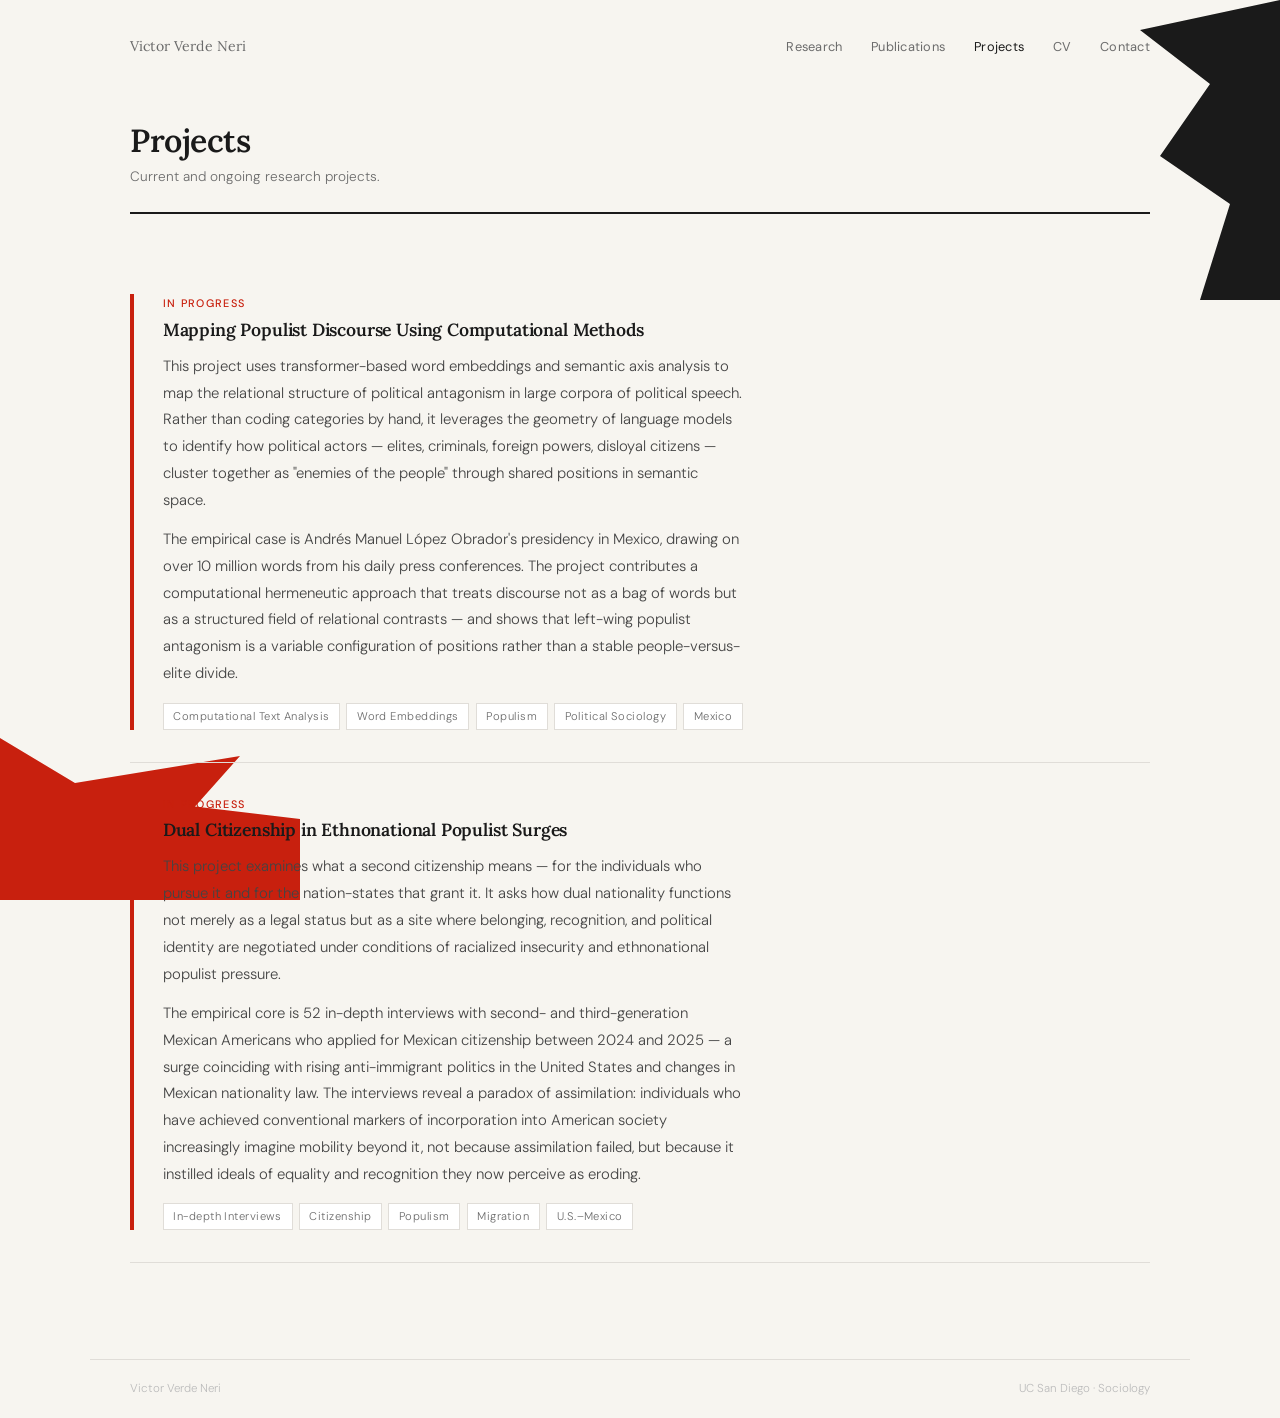
<file: projects.html>
<!DOCTYPE html>
<html lang="en">
<head>
  <meta charset="UTF-8">
  <meta name="viewport" content="width=device-width, initial-scale=1.0">
  <title>Projects — Victor Verde Neri</title>
  <link href="https://fonts.googleapis.com/css2?family=Lora:ital,wght@0,400;0,600;1,400&family=DM+Sans:opsz,wght@9..40,300;9..40,400;9..40,500&display=swap" rel="stylesheet">
  <style>
    *, *::before, *::after { box-sizing: border-box; margin: 0; padding: 0; }

    :root {
      --cream: #F7F5F0;
      --red:   #C8200E;
      --black: #1a1a1a;
      --ink:   #1a1a1a;
      --muted: #6b6b6b;
      --rule:  #e0ddd8;
    }

    html { font-size: 16px; scroll-behavior: smooth; }

    body {
      background: var(--cream);
      color: var(--ink);
      font-family: 'DM Sans', sans-serif;
      font-weight: 300;
      line-height: 1.7;
      min-height: 100vh;
      position: relative;
      overflow-x: hidden;
    }

    body::before {
      content: "";
      position: fixed;
      top: 0; right: 0;
      width: 200px; height: 300px;
      background: var(--black);
      clip-path: polygon(100% 0%,100% 100%,60% 100%,75% 68%,40% 52%,65% 28%,30% 10%);
      pointer-events: none; z-index: 0;
    }

    body::after {
      content: "";
      position: fixed;
      bottom: 0; left: 0;
      width: 300px; height: 180px;
      background: var(--red);
      clip-path: polygon(0% 100%,100% 100%,100% 55%,65% 48%,80% 20%,25% 35%,0% 10%);
      pointer-events: none; z-index: 0;
    }

    nav {
      position: relative; z-index: 10;
      max-width: 1100px; margin: 0 auto;
      padding: 2rem 2.5rem 0;
      display: flex; align-items: baseline; justify-content: space-between;
    }

    .nav-name {
      font-family: 'Lora', serif;
      font-size: 0.88rem; color: var(--muted);
      text-decoration: none; letter-spacing: 0.01em;
    }

    .nav-links { display: flex; gap: 1.8rem; list-style: none; }

    .nav-links a {
      font-size: 0.8rem; font-weight: 400;
      color: var(--muted); text-decoration: none;
      letter-spacing: 0.02em; transition: color 0.15s;
    }

    .nav-links a:hover, .nav-links a.active { color: var(--ink); }

    main {
      position: relative; z-index: 1;
      max-width: 1100px; margin: 0 auto;
      padding: 4rem 2.5rem 6rem;
    }

    .page-header {
      margin-bottom: 3rem;
      padding-bottom: 1.5rem;
      border-bottom: 2px solid var(--ink);
    }

    .page-header h1 {
      font-family: 'Lora', serif;
      font-size: 2rem; font-weight: 600;
      letter-spacing: -0.015em; line-height: 1.1;
    }

    .page-header p {
      margin-top: 0.4rem;
      font-size: 0.85rem; color: var(--muted);
    }

    /* Project card — left red bar, content right */
    .project-item {
      display: grid;
      grid-template-columns: 4px 1fr;
      gap: 1.8rem;
      padding: 2rem 0;
      border-bottom: 1px solid var(--rule);
      align-items: start;
    }

    .project-item:first-of-type { border-top: 1px solid var(--rule); }

    .project-bar {
      background: var(--red);
      height: 100%;
      min-height: 80px;
      align-self: stretch;
    }

    .project-body {}

    .project-status {
      font-size: 0.68rem;
      font-weight: 500;
      letter-spacing: 0.12em;
      text-transform: uppercase;
      color: var(--red);
      margin-bottom: 0.4rem;
    }

    .project-title {
      font-family: 'Lora', serif;
      font-size: 1.1rem; font-weight: 600;
      line-height: 1.3; margin-bottom: 0.7rem;
      letter-spacing: -0.01em;
    }

    .project-desc {
      font-size: 0.93rem;
      line-height: 1.8;
      color: #444;
      max-width: 58ch;
    }

    .project-desc p + p { margin-top: 0.8rem; }

    .project-tags {
      display: flex; flex-wrap: wrap;
      gap: 0.4rem; margin-top: 1rem;
    }

    .tag {
      font-size: 0.7rem;
      letter-spacing: 0.04em;
      padding: 0.18rem 0.6rem;
      border: 1px solid var(--rule);
      color: var(--muted);
      background: #fff;
    }

    footer {
      position: relative; z-index: 1;
      max-width: 1100px; margin: 0 auto;
      padding: 1.2rem 2.5rem;
      border-top: 1px solid var(--rule);
      display: flex; justify-content: space-between;
      font-size: 0.72rem; color: #bbb;
    }

    @media (max-width: 600px) {
      nav { flex-wrap: wrap; gap: 0.8rem; padding: 1.5rem 1.5rem 0; }
      main { padding: 2.5rem 1.5rem 4rem; }
      .project-item { grid-template-columns: 1fr; }
      .project-bar { display: none; }
    }
  </style>
</head>
<body>

  <nav>
    <a class="nav-name" href="index.html">Victor Verde Neri</a>
    <ul class="nav-links">
      <li><a href="research.html">Research</a></li>
      <li><a href="publications.html">Publications</a></li>
      <li><a href="projects.html" class="active">Projects</a></li>
      <li><a href="cv.html">CV</a></li>
      <li><a href="contact.html">Contact</a></li>
    </ul>
  </nav>

  <main>
    <div class="page-header">
      <h1>Projects</h1>
      <p>Current and ongoing research projects.</p>
    </div>

    <div class="project-item">
      <div class="project-bar"></div>
      <div class="project-body">
        <div class="project-status">In Progress</div>
        <div class="project-title">Mapping Populist Discourse Using Computational Methods</div>
        <div class="project-desc">
          <p>This project uses transformer-based word embeddings and semantic axis analysis to map the relational structure of political antagonism in large corpora of political speech. Rather than coding categories by hand, it leverages the geometry of language models to identify how political actors — elites, criminals, foreign powers, disloyal citizens — cluster together as "enemies of the people" through shared positions in semantic space.</p>
          <p>The empirical case is Andrés Manuel López Obrador's presidency in Mexico, drawing on over 10 million words from his daily press conferences. The project contributes a computational hermeneutic approach that treats discourse not as a bag of words but as a structured field of relational contrasts — and shows that left-wing populist antagonism is a variable configuration of positions rather than a stable people-versus-elite divide.</p>
        </div>
        <div class="project-tags">
          <span class="tag">Computational Text Analysis</span>
          <span class="tag">Word Embeddings</span>
          <span class="tag">Populism</span>
          <span class="tag">Political Sociology</span>
          <span class="tag">Mexico</span>
        </div>
      </div>
    </div>

    <div class="project-item">
      <div class="project-bar"></div>
      <div class="project-body">
        <div class="project-status">In Progress</div>
        <div class="project-title">Dual Citizenship in Ethnonational Populist Surges</div>
        <div class="project-desc">
          <p>This project examines what a second citizenship means — for the individuals who pursue it and for the nation-states that grant it. It asks how dual nationality functions not merely as a legal status but as a site where belonging, recognition, and political identity are negotiated under conditions of racialized insecurity and ethnonational populist pressure.</p>
          <p>The empirical core is 52 in-depth interviews with second- and third-generation Mexican Americans who applied for Mexican citizenship between 2024 and 2025 — a surge coinciding with rising anti-immigrant politics in the United States and changes in Mexican nationality law. The interviews reveal a paradox of assimilation: individuals who have achieved conventional markers of incorporation into American society increasingly imagine mobility beyond it, not because assimilation failed, but because it instilled ideals of equality and recognition they now perceive as eroding.</p>
        </div>
        <div class="project-tags">
          <span class="tag">In-depth Interviews</span>
          <span class="tag">Citizenship</span>
          <span class="tag">Populism</span>
          <span class="tag">Migration</span>
          <span class="tag">U.S.–Mexico</span>
        </div>
      </div>
    </div>

  </main>

  <footer>
    <span>Victor Verde Neri</span>
    <span>UC San Diego · Sociology</span>
  </footer>

</body>
</html>
</file>
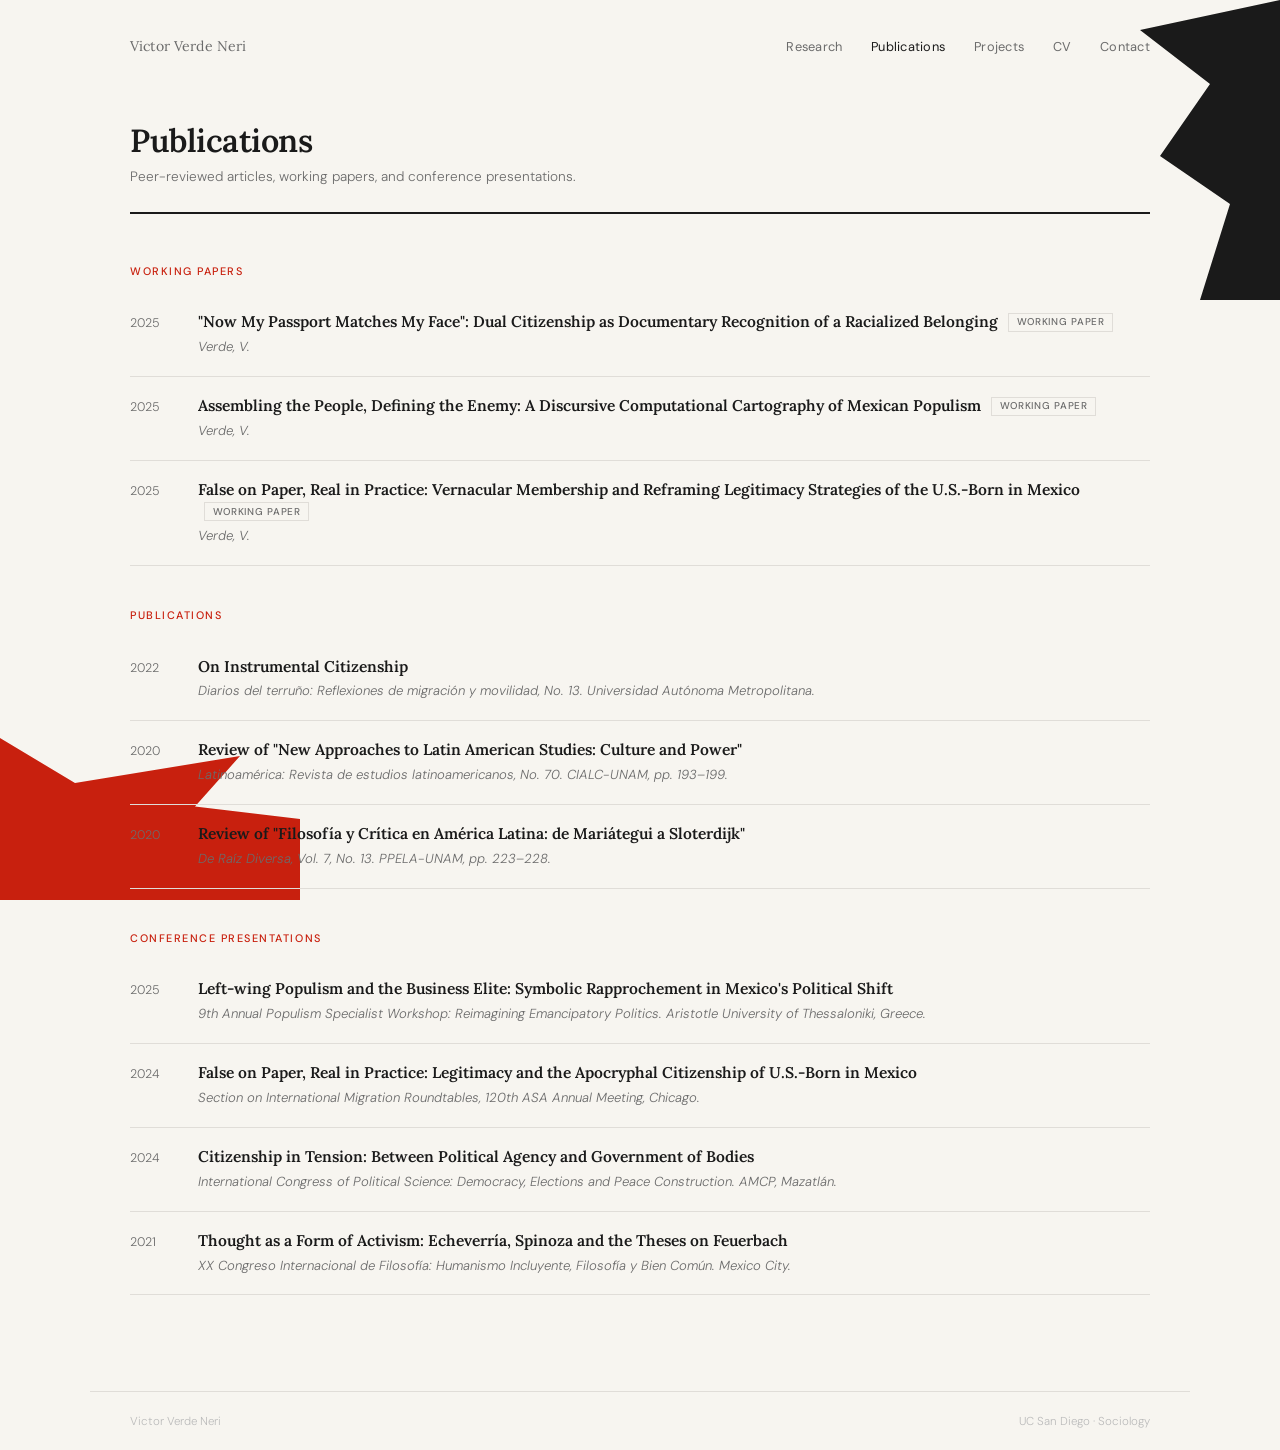
<file: publications.html>
<!DOCTYPE html>
<html lang="en">
<head>
  <meta charset="UTF-8">
  <meta name="viewport" content="width=device-width, initial-scale=1.0">
  <title>Publications — Victor Verde Neri</title>
  <link href="https://fonts.googleapis.com/css2?family=Lora:ital,wght@0,400;0,600;1,400&family=DM+Sans:opsz,wght@9..40,300;9..40,400;9..40,500&display=swap" rel="stylesheet">
  <style>
    *, *::before, *::after { box-sizing: border-box; margin: 0; padding: 0; }

    :root {
      --cream: #F7F5F0;
      --red:   #C8200E;
      --black: #1a1a1a;
      --ink:   #1a1a1a;
      --muted: #6b6b6b;
      --rule:  #e0ddd8;
    }

    html { font-size: 16px; scroll-behavior: smooth; }

    body {
      background: var(--cream);
      color: var(--ink);
      font-family: 'DM Sans', sans-serif;
      font-weight: 300;
      line-height: 1.7;
      min-height: 100vh;
      position: relative;
      overflow-x: hidden;
    }

    body::before {
      content: "";
      position: fixed;
      top: 0; right: 0;
      width: 200px; height: 300px;
      background: var(--black);
      clip-path: polygon(100% 0%,100% 100%,60% 100%,75% 68%,40% 52%,65% 28%,30% 10%);
      pointer-events: none;
      z-index: 0;
    }

    body::after {
      content: "";
      position: fixed;
      bottom: 0; left: 0;
      width: 300px; height: 180px;
      background: var(--red);
      clip-path: polygon(0% 100%,100% 100%,100% 55%,65% 48%,80% 20%,25% 35%,0% 10%);
      pointer-events: none;
      z-index: 0;
    }

    nav {
      position: relative; z-index: 10;
      max-width: 1100px; margin: 0 auto;
      padding: 2rem 2.5rem 0;
      display: flex; align-items: baseline; justify-content: space-between;
    }

    .nav-name {
      font-family: 'Lora', serif;
      font-size: 0.88rem; color: var(--muted);
      text-decoration: none; letter-spacing: 0.01em;
    }

    .nav-links { display: flex; gap: 1.8rem; list-style: none; }

    .nav-links a {
      font-size: 0.8rem; font-weight: 400;
      color: var(--muted); text-decoration: none;
      letter-spacing: 0.02em; transition: color 0.15s;
    }

    .nav-links a:hover, .nav-links a.active { color: var(--ink); }

    main {
      position: relative; z-index: 1;
      max-width: 1100px; margin: 0 auto;
      padding: 4rem 2.5rem 6rem;
    }

    .page-header {
      margin-bottom: 3rem;
      padding-bottom: 1.5rem;
      border-bottom: 2px solid var(--ink);
    }

    .page-header h1 {
      font-family: 'Lora', serif;
      font-size: 2rem; font-weight: 600;
      letter-spacing: -0.015em; line-height: 1.1;
    }

    .page-header p {
      margin-top: 0.4rem;
      font-size: 0.85rem; color: var(--muted);
    }

    /* Category label */
    .pub-category {
      font-size: 0.68rem;
      font-weight: 500;
      letter-spacing: 0.14em;
      text-transform: uppercase;
      color: var(--red);
      margin: 2.5rem 0 0.8rem;
    }

    .pub-category:first-of-type { margin-top: 0; }

    /* Publication item */
    .pub-item {
      display: grid;
      grid-template-columns: 52px 1fr;
      gap: 1rem;
      padding: 1.1rem 0;
      border-bottom: 1px solid var(--rule);
      align-items: baseline;
    }

    .pub-item:first-of-type { border-top: 1px solid var(--rule); }

    .pub-year {
      font-size: 0.78rem;
      color: var(--muted);
      padding-top: 0.15rem;
    }

    .pub-title {
      font-family: 'Lora', serif;
      font-size: 0.97rem; font-weight: 600;
      line-height: 1.4; margin-bottom: 0.2rem;
    }

    .pub-title a {
      color: var(--ink); text-decoration: none;
      transition: color 0.15s;
    }

    .pub-title a:hover { color: var(--red); }

    .pub-badge {
      display: inline-block;
      font-family: 'DM Sans', sans-serif;
      font-size: 0.62rem; font-weight: 500;
      letter-spacing: 0.07em; text-transform: uppercase;
      background: var(--red); color: #fff;
      padding: 0.1rem 0.45rem;
      margin-left: 0.4rem;
      vertical-align: middle;
      position: relative; top: -0.1em;
    }

    .pub-badge.wip {
      background: transparent;
      color: var(--muted);
      border: 1px solid var(--rule);
    }

    .pub-meta {
      font-size: 0.82rem;
      color: var(--muted);
      font-style: italic;
    }

    .pub-abstract {
      font-size: 0.83rem;
      color: #555;
      line-height: 1.7;
      margin-top: 0.4rem;
      max-width: 60ch;
    }

    footer {
      position: relative; z-index: 1;
      max-width: 1100px; margin: 0 auto;
      padding: 1.2rem 2.5rem;
      border-top: 1px solid var(--rule);
      display: flex; justify-content: space-between;
      font-size: 0.72rem; color: #bbb;
    }

    @media (max-width: 600px) {
      nav { flex-wrap: wrap; gap: 0.8rem; padding: 1.5rem 1.5rem 0; }
      main { padding: 2.5rem 1.5rem 4rem; }
      .pub-item { grid-template-columns: 1fr; gap: 0.3rem; }
      .pub-year { padding-top: 0; }
    }
  </style>
</head>
<body>

  <nav>
    <a class="nav-name" href="index.html">Victor Verde Neri</a>
    <ul class="nav-links">
      <li><a href="research.html">Research</a></li>
      <li><a href="publications.html" class="active">Publications</a></li>
      <li><a href="projects.html">Projects</a></li>
      <li><a href="cv.html">CV</a></li>
      <li><a href="contact.html">Contact</a></li>
    </ul>
  </nav>

  <main>
    <div class="page-header">
      <h1>Publications</h1>
      <p>Peer-reviewed articles, working papers, and conference presentations.</p>
    </div>

    <!-- WORKING PAPERS -->
    <p class="pub-category">Working Papers</p>

    <div class="pub-item">
      <div class="pub-year">2025</div>
      <div>
        <div class="pub-title">
          "Now My Passport Matches My Face": Dual Citizenship as Documentary Recognition of a Racialized Belonging
          <span class="pub-badge wip">Working Paper</span>
        </div>
        <div class="pub-meta">Verde, V.</div>
      </div>
    </div>

    <div class="pub-item">
      <div class="pub-year">2025</div>
      <div>
        <div class="pub-title">
          Assembling the People, Defining the Enemy: A Discursive Computational Cartography of Mexican Populism
          <span class="pub-badge wip">Working Paper</span>
        </div>
        <div class="pub-meta">Verde, V.</div>
      </div>
    </div>

    <div class="pub-item">
      <div class="pub-year">2025</div>
      <div>
        <div class="pub-title">
          False on Paper, Real in Practice: Vernacular Membership and Reframing Legitimacy Strategies of the U.S.-Born in Mexico
          <span class="pub-badge wip">Working Paper</span>
        </div>
        <div class="pub-meta">Verde, V.</div>
      </div>
    </div>

    <!-- ARTICLES -->
    <p class="pub-category">Publications</p>

    <div class="pub-item">
      <div class="pub-year">2022</div>
      <div>
        <div class="pub-title">
          <a href="https://diariosdelterruno.cua.uam.mx/revista/en/article/view/62">On Instrumental Citizenship</a>
        </div>
        <div class="pub-meta">Diarios del terruño: Reflexiones de migración y movilidad, No. 13. Universidad Autónoma Metropolitana.</div>
      </div>
    </div>

    <div class="pub-item">
      <div class="pub-year">2020</div>
      <div>
        <div class="pub-title">
          <a href="http://dx.doi.org/10.22201/cialc.24486914e.2020.70.57196">Review of "New Approaches to Latin American Studies: Culture and Power"</a>
        </div>
        <div class="pub-meta"><em>Latinoamérica: Revista de estudios latinoamericanos</em>, No. 70. CIALC-UNAM, pp. 193–199.</div>
      </div>
    </div>

    <div class="pub-item">
      <div class="pub-year">2020</div>
      <div>
        <div class="pub-title">
          <a href="https://latinoamericanos.posgrado.unam.mx/de-raiz-diversa/numeros/num_13/">Review of "Filosofía y Crítica en América Latina: de Mariátegui a Sloterdijk"</a>
        </div>
        <div class="pub-meta"><em>De Raíz Diversa</em>, Vol. 7, No. 13. PPELA-UNAM, pp. 223–228.</div>
      </div>
    </div>

    <!-- CONFERENCE -->
    <p class="pub-category">Conference Presentations</p>

    <div class="pub-item">
      <div class="pub-year">2025</div>
      <div>
        <div class="pub-title">Left-wing Populism and the Business Elite: Symbolic Rapprochement in Mexico's Political Shift</div>
        <div class="pub-meta">9th Annual Populism Specialist Workshop: Reimagining Emancipatory Politics. Aristotle University of Thessaloniki, Greece.</div>
      </div>
    </div>

    <div class="pub-item">
      <div class="pub-year">2024</div>
      <div>
        <div class="pub-title">False on Paper, Real in Practice: Legitimacy and the Apocryphal Citizenship of U.S.-Born in Mexico</div>
        <div class="pub-meta">Section on International Migration Roundtables, 120th ASA Annual Meeting, Chicago.</div>
      </div>
    </div>

    <div class="pub-item">
      <div class="pub-year">2024</div>
      <div>
        <div class="pub-title">Citizenship in Tension: Between Political Agency and Government of Bodies</div>
        <div class="pub-meta">International Congress of Political Science: Democracy, Elections and Peace Construction. AMCP, Mazatlán.</div>
      </div>
    </div>

    <div class="pub-item">
      <div class="pub-year">2021</div>
      <div>
        <div class="pub-title">Thought as a Form of Activism: Echeverría, Spinoza and the Theses on Feuerbach</div>
        <div class="pub-meta">XX Congreso Internacional de Filosofía: Humanismo Incluyente, Filosofía y Bien Común. Mexico City.</div>
      </div>
    </div>

  </main>

  <footer>
    <span>Victor Verde Neri</span>
    <span>UC San Diego · Sociology</span>
  </footer>

</body>
</html>
</file>
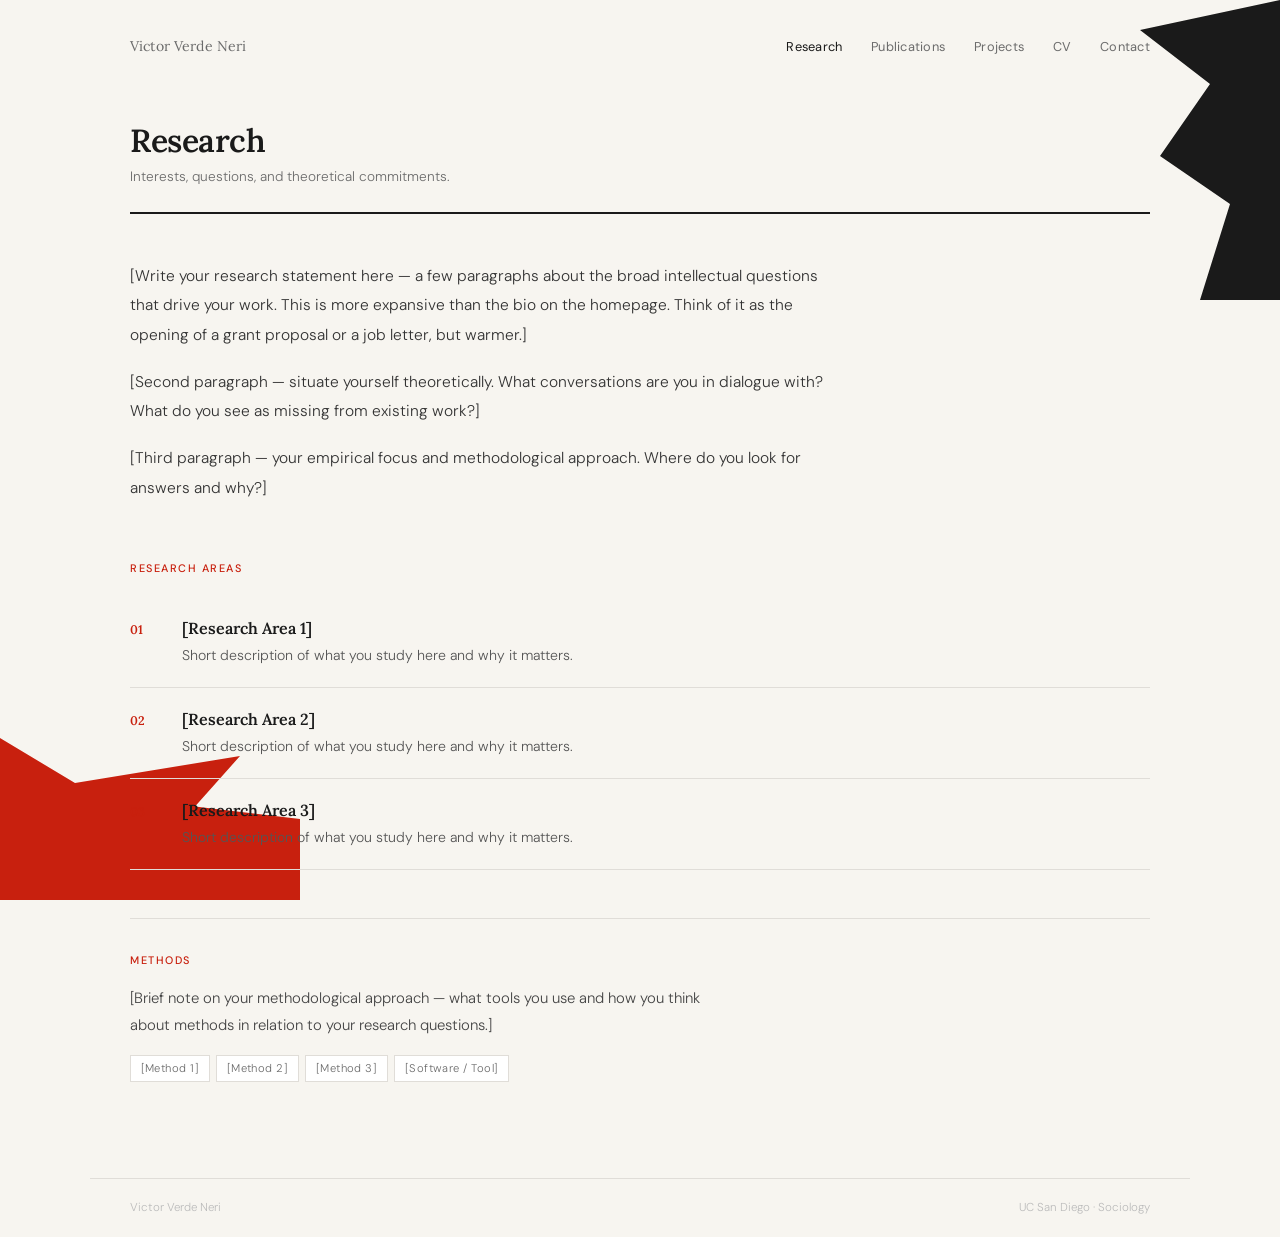
<file: research.html>
<!DOCTYPE html>
<html lang="en">
<head>
  <meta charset="UTF-8">
  <meta name="viewport" content="width=device-width, initial-scale=1.0">
  <title>Research — Victor Verde Neri</title>
  <link href="https://fonts.googleapis.com/css2?family=Lora:ital,wght@0,400;0,600;1,400&family=DM+Sans:opsz,wght@9..40,300;9..40,400;9..40,500&display=swap" rel="stylesheet">
  <style>
    *, *::before, *::after { box-sizing: border-box; margin: 0; padding: 0; }

    :root {
      --cream: #F7F5F0;
      --red:   #C8200E;
      --black: #1a1a1a;
      --ink:   #1a1a1a;
      --muted: #6b6b6b;
      --rule:  #e0ddd8;
    }

    html { font-size: 16px; scroll-behavior: smooth; }

    body {
      background: var(--cream);
      color: var(--ink);
      font-family: 'DM Sans', sans-serif;
      font-weight: 300;
      line-height: 1.7;
      min-height: 100vh;
      position: relative;
      overflow-x: hidden;
    }

    body::before {
      content: "";
      position: fixed;
      top: 0; right: 0;
      width: 200px; height: 300px;
      background: var(--black);
      clip-path: polygon(100% 0%,100% 100%,60% 100%,75% 68%,40% 52%,65% 28%,30% 10%);
      pointer-events: none; z-index: 0;
    }

    body::after {
      content: "";
      position: fixed;
      bottom: 0; left: 0;
      width: 300px; height: 180px;
      background: var(--red);
      clip-path: polygon(0% 100%,100% 100%,100% 55%,65% 48%,80% 20%,25% 35%,0% 10%);
      pointer-events: none; z-index: 0;
    }

    nav {
      position: relative; z-index: 10;
      max-width: 1100px; margin: 0 auto;
      padding: 2rem 2.5rem 0;
      display: flex; align-items: baseline; justify-content: space-between;
    }

    .nav-name {
      font-family: 'Lora', serif;
      font-size: 0.88rem; color: var(--muted);
      text-decoration: none; letter-spacing: 0.01em;
    }

    .nav-links { display: flex; gap: 1.8rem; list-style: none; }

    .nav-links a {
      font-size: 0.8rem; font-weight: 400;
      color: var(--muted); text-decoration: none;
      letter-spacing: 0.02em; transition: color 0.15s;
    }

    .nav-links a:hover, .nav-links a.active { color: var(--ink); }

    main {
      position: relative; z-index: 1;
      max-width: 1100px; margin: 0 auto;
      padding: 4rem 2.5rem 6rem;
    }

    .page-header {
      margin-bottom: 3rem;
      padding-bottom: 1.5rem;
      border-bottom: 2px solid var(--ink);
    }

    .page-header h1 {
      font-family: 'Lora', serif;
      font-size: 2rem; font-weight: 600;
      letter-spacing: -0.015em; line-height: 1.1;
    }

    .page-header p {
      margin-top: 0.4rem;
      font-size: 0.85rem; color: var(--muted);
    }

    /* Long-form research statement */
    .research-statement {
      font-size: 0.97rem;
      line-height: 1.9;
      color: #333;
      max-width: 64ch;
      margin-bottom: 3.5rem;
    }

    .research-statement p + p { margin-top: 1.1rem; }

    /* Research areas — numbered, clean */
    .areas-label {
      font-size: 0.68rem;
      font-weight: 500;
      letter-spacing: 0.14em;
      text-transform: uppercase;
      color: var(--red);
      margin-bottom: 1.2rem;
    }

    .area-item {
      display: grid;
      grid-template-columns: 36px 1fr;
      gap: 1rem;
      padding: 1.2rem 0;
      border-bottom: 1px solid var(--rule);
      align-items: baseline;
    }

    .area-item:first-of-type { border-top: 1px solid var(--rule); }

    .area-num {
      font-family: 'Lora', serif;
      font-size: 0.78rem;
      color: var(--red);
      font-weight: 600;
      padding-top: 0.15rem;
    }

    .area-body {}

    .area-title {
      font-family: 'Lora', serif;
      font-size: 1rem; font-weight: 600;
      margin-bottom: 0.3rem;
      line-height: 1.3;
    }

    .area-desc {
      font-size: 0.88rem;
      color: #555;
      line-height: 1.75;
      max-width: 56ch;
    }

    /* Methods */
    .methods-block {
      margin-top: 3rem;
      padding-top: 2rem;
      border-top: 1px solid var(--rule);
    }

    .methods-label {
      font-size: 0.68rem;
      font-weight: 500;
      letter-spacing: 0.14em;
      text-transform: uppercase;
      color: var(--red);
      margin-bottom: 1rem;
    }

    .methods-text {
      font-size: 0.93rem;
      color: #444;
      line-height: 1.8;
      max-width: 58ch;
    }

    .tags {
      display: flex; flex-wrap: wrap;
      gap: 0.4rem; margin-top: 1rem;
    }

    .tag {
      font-size: 0.7rem; letter-spacing: 0.04em;
      padding: 0.18rem 0.6rem;
      border: 1px solid var(--rule);
      color: var(--muted);
      background: #fff;
    }

    footer {
      position: relative; z-index: 1;
      max-width: 1100px; margin: 0 auto;
      padding: 1.2rem 2.5rem;
      border-top: 1px solid var(--rule);
      display: flex; justify-content: space-between;
      font-size: 0.72rem; color: #bbb;
    }

    @media (max-width: 600px) {
      nav { flex-wrap: wrap; gap: 0.8rem; padding: 1.5rem 1.5rem 0; }
      main { padding: 2.5rem 1.5rem 4rem; }
      .area-item { grid-template-columns: 1fr; gap: 0.3rem; }
    }
  </style>
</head>
<body>

  <nav>
    <a class="nav-name" href="index.html">Victor Verde Neri</a>
    <ul class="nav-links">
      <li><a href="research.html" class="active">Research</a></li>
      <li><a href="publications.html">Publications</a></li>
      <li><a href="projects.html">Projects</a></li>
      <li><a href="cv.html">CV</a></li>
      <li><a href="contact.html">Contact</a></li>
    </ul>
  </nav>

  <main>
    <div class="page-header">
      <h1>Research</h1>
      <p>Interests, questions, and theoretical commitments.</p>
    </div>

    <!-- STATEMENT -->
    <div class="research-statement">
      <p>[Write your research statement here — a few paragraphs about the broad intellectual questions that drive your work. This is more expansive than the bio on the homepage. Think of it as the opening of a grant proposal or a job letter, but warmer.]</p>
      <p>[Second paragraph — situate yourself theoretically. What conversations are you in dialogue with? What do you see as missing from existing work?]</p>
      <p>[Third paragraph — your empirical focus and methodological approach. Where do you look for answers and why?]</p>
    </div>

    <!-- RESEARCH AREAS -->
    <p class="areas-label">Research Areas</p>

    <div class="area-item">
      <div class="area-num">01</div>
      <div class="area-body">
        <div class="area-title">[Research Area 1]</div>
        <div class="area-desc">Short description of what you study here and why it matters.</div>
      </div>
    </div>

    <div class="area-item">
      <div class="area-num">02</div>
      <div class="area-body">
        <div class="area-title">[Research Area 2]</div>
        <div class="area-desc">Short description of what you study here and why it matters.</div>
      </div>
    </div>

    <div class="area-item">
      <div class="area-num">03</div>
      <div class="area-body">
        <div class="area-title">[Research Area 3]</div>
        <div class="area-desc">Short description of what you study here and why it matters.</div>
      </div>
    </div>

    <!-- METHODS -->
    <div class="methods-block">
      <p class="methods-label">Methods</p>
      <p class="methods-text">[Brief note on your methodological approach — what tools you use and how you think about methods in relation to your research questions.]</p>
      <div class="tags">
        <span class="tag">[Method 1]</span>
        <span class="tag">[Method 2]</span>
        <span class="tag">[Method 3]</span>
        <span class="tag">[Software / Tool]</span>
      </div>
    </div>

  </main>

  <footer>
    <span>Victor Verde Neri</span>
    <span>UC San Diego · Sociology</span>
  </footer>

</body>
</html>
</file>
<file: site_libs/quarto-html/tippy.css>
.tippy-box[data-animation=fade][data-state=hidden]{opacity:0}[data-tippy-root]{max-width:calc(100vw - 10px)}.tippy-box{position:relative;background-color:#333;color:#fff;border-radius:4px;font-size:14px;line-height:1.4;white-space:normal;outline:0;transition-property:transform,visibility,opacity}.tippy-box[data-placement^=top]>.tippy-arrow{bottom:0}.tippy-box[data-placement^=top]>.tippy-arrow:before{bottom:-7px;left:0;border-width:8px 8px 0;border-top-color:initial;transform-origin:center top}.tippy-box[data-placement^=bottom]>.tippy-arrow{top:0}.tippy-box[data-placement^=bottom]>.tippy-arrow:before{top:-7px;left:0;border-width:0 8px 8px;border-bottom-color:initial;transform-origin:center bottom}.tippy-box[data-placement^=left]>.tippy-arrow{right:0}.tippy-box[data-placement^=left]>.tippy-arrow:before{border-width:8px 0 8px 8px;border-left-color:initial;right:-7px;transform-origin:center left}.tippy-box[data-placement^=right]>.tippy-arrow{left:0}.tippy-box[data-placement^=right]>.tippy-arrow:before{left:-7px;border-width:8px 8px 8px 0;border-right-color:initial;transform-origin:center right}.tippy-box[data-inertia][data-state=visible]{transition-timing-function:cubic-bezier(.54,1.5,.38,1.11)}.tippy-arrow{width:16px;height:16px;color:#333}.tippy-arrow:before{content:"";position:absolute;border-color:transparent;border-style:solid}.tippy-content{position:relative;padding:5px 9px;z-index:1}
</file>
<file: site_libs/quarto-html/light-border.css>
.tippy-box[data-theme~=light-border]{background-color:#fff;background-clip:padding-box;border:1px solid rgba(0,8,16,.15);color:#333;box-shadow:0 4px 14px -2px rgba(0,8,16,.08)}.tippy-box[data-theme~=light-border]>.tippy-backdrop{background-color:#fff}.tippy-box[data-theme~=light-border]>.tippy-arrow:after,.tippy-box[data-theme~=light-border]>.tippy-svg-arrow:after{content:"";position:absolute;z-index:-1}.tippy-box[data-theme~=light-border]>.tippy-arrow:after{border-color:transparent;border-style:solid}.tippy-box[data-theme~=light-border][data-placement^=top]>.tippy-arrow:before{border-top-color:#fff}.tippy-box[data-theme~=light-border][data-placement^=top]>.tippy-arrow:after{border-top-color:rgba(0,8,16,.2);border-width:7px 7px 0;top:17px;left:1px}.tippy-box[data-theme~=light-border][data-placement^=top]>.tippy-svg-arrow>svg{top:16px}.tippy-box[data-theme~=light-border][data-placement^=top]>.tippy-svg-arrow:after{top:17px}.tippy-box[data-theme~=light-border][data-placement^=bottom]>.tippy-arrow:before{border-bottom-color:#fff;bottom:16px}.tippy-box[data-theme~=light-border][data-placement^=bottom]>.tippy-arrow:after{border-bottom-color:rgba(0,8,16,.2);border-width:0 7px 7px;bottom:17px;left:1px}.tippy-box[data-theme~=light-border][data-placement^=bottom]>.tippy-svg-arrow>svg{bottom:16px}.tippy-box[data-theme~=light-border][data-placement^=bottom]>.tippy-svg-arrow:after{bottom:17px}.tippy-box[data-theme~=light-border][data-placement^=left]>.tippy-arrow:before{border-left-color:#fff}.tippy-box[data-theme~=light-border][data-placement^=left]>.tippy-arrow:after{border-left-color:rgba(0,8,16,.2);border-width:7px 0 7px 7px;left:17px;top:1px}.tippy-box[data-theme~=light-border][data-placement^=left]>.tippy-svg-arrow>svg{left:11px}.tippy-box[data-theme~=light-border][data-placement^=left]>.tippy-svg-arrow:after{left:12px}.tippy-box[data-theme~=light-border][data-placement^=right]>.tippy-arrow:before{border-right-color:#fff;right:16px}.tippy-box[data-theme~=light-border][data-placement^=right]>.tippy-arrow:after{border-width:7px 7px 7px 0;right:17px;top:1px;border-right-color:rgba(0,8,16,.2)}.tippy-box[data-theme~=light-border][data-placement^=right]>.tippy-svg-arrow>svg{right:11px}.tippy-box[data-theme~=light-border][data-placement^=right]>.tippy-svg-arrow:after{right:12px}.tippy-box[data-theme~=light-border]>.tippy-svg-arrow{fill:#fff}.tippy-box[data-theme~=light-border]>.tippy-svg-arrow:after{background-image:url([data-uri]);background-size:16px 6px;width:16px;height:6px}
</file>
<file: site_libs/quarto-html/quarto-syntax-highlighting-ed96de9b727972fe78a7b5d16c58bf87.css>
/* quarto syntax highlight colors */
:root {
  --quarto-hl-ot-color: #003B4F;
  --quarto-hl-at-color: #657422;
  --quarto-hl-ss-color: #20794D;
  --quarto-hl-an-color: #5E5E5E;
  --quarto-hl-fu-color: #4758AB;
  --quarto-hl-st-color: #20794D;
  --quarto-hl-cf-color: #003B4F;
  --quarto-hl-op-color: #5E5E5E;
  --quarto-hl-er-color: #AD0000;
  --quarto-hl-bn-color: #AD0000;
  --quarto-hl-al-color: #AD0000;
  --quarto-hl-va-color: #111111;
  --quarto-hl-bu-color: inherit;
  --quarto-hl-ex-color: inherit;
  --quarto-hl-pp-color: #AD0000;
  --quarto-hl-in-color: #5E5E5E;
  --quarto-hl-vs-color: #20794D;
  --quarto-hl-wa-color: #5E5E5E;
  --quarto-hl-do-color: #5E5E5E;
  --quarto-hl-im-color: #00769E;
  --quarto-hl-ch-color: #20794D;
  --quarto-hl-dt-color: #AD0000;
  --quarto-hl-fl-color: #AD0000;
  --quarto-hl-co-color: #5E5E5E;
  --quarto-hl-cv-color: #5E5E5E;
  --quarto-hl-cn-color: #8f5902;
  --quarto-hl-sc-color: #5E5E5E;
  --quarto-hl-dv-color: #AD0000;
  --quarto-hl-kw-color: #003B4F;
}

/* other quarto variables */
:root {
  --quarto-font-monospace: SFMono-Regular, Menlo, Monaco, Consolas, "Liberation Mono", "Courier New", monospace;
}

/* syntax highlight based on Pandoc's rules */
pre > code.sourceCode > span {
  color: #003B4F;
}

code.sourceCode > span {
  color: #003B4F;
}

div.sourceCode,
div.sourceCode pre.sourceCode {
  color: #003B4F;
}

/* Normal */
code span {
  color: #003B4F;
}

/* Alert */
code span.al {
  color: #AD0000;
  font-style: inherit;
}

/* Annotation */
code span.an {
  color: #5E5E5E;
  font-style: inherit;
}

/* Attribute */
code span.at {
  color: #657422;
  font-style: inherit;
}

/* BaseN */
code span.bn {
  color: #AD0000;
  font-style: inherit;
}

/* BuiltIn */
code span.bu {
  font-style: inherit;
}

/* ControlFlow */
code span.cf {
  color: #003B4F;
  font-weight: bold;
  font-style: inherit;
}

/* Char */
code span.ch {
  color: #20794D;
  font-style: inherit;
}

/* Constant */
code span.cn {
  color: #8f5902;
  font-style: inherit;
}

/* Comment */
code span.co {
  color: #5E5E5E;
  font-style: inherit;
}

/* CommentVar */
code span.cv {
  color: #5E5E5E;
  font-style: italic;
}

/* Documentation */
code span.do {
  color: #5E5E5E;
  font-style: italic;
}

/* DataType */
code span.dt {
  color: #AD0000;
  font-style: inherit;
}

/* DecVal */
code span.dv {
  color: #AD0000;
  font-style: inherit;
}

/* Error */
code span.er {
  color: #AD0000;
  font-style: inherit;
}

/* Extension */
code span.ex {
  font-style: inherit;
}

/* Float */
code span.fl {
  color: #AD0000;
  font-style: inherit;
}

/* Function */
code span.fu {
  color: #4758AB;
  font-style: inherit;
}

/* Import */
code span.im {
  color: #00769E;
  font-style: inherit;
}

/* Information */
code span.in {
  color: #5E5E5E;
  font-style: inherit;
}

/* Keyword */
code span.kw {
  color: #003B4F;
  font-weight: bold;
  font-style: inherit;
}

/* Operator */
code span.op {
  color: #5E5E5E;
  font-style: inherit;
}

/* Other */
code span.ot {
  color: #003B4F;
  font-style: inherit;
}

/* Preprocessor */
code span.pp {
  color: #AD0000;
  font-style: inherit;
}

/* SpecialChar */
code span.sc {
  color: #5E5E5E;
  font-style: inherit;
}

/* SpecialString */
code span.ss {
  color: #20794D;
  font-style: inherit;
}

/* String */
code span.st {
  color: #20794D;
  font-style: inherit;
}

/* Variable */
code span.va {
  color: #111111;
  font-style: inherit;
}

/* VerbatimString */
code span.vs {
  color: #20794D;
  font-style: inherit;
}

/* Warning */
code span.wa {
  color: #5E5E5E;
  font-style: italic;
}

.prevent-inlining {
  content: "</";
}

/*# sourceMappingURL=0920dd6d7437995b8cdf7429764427b1.css.map */
</file>
<file: style.css>
body {
  font-family: serif;
  max-width: 700px;
  margin: auto;
  line-height: 1.6;
  padding: 20px;
}

h1, h2 {
  font-weight: normal;
}

a {
  text-decoration: none;
  color: black;
}
</file>
<file: site_libs/quarto-html/quarto-html-734cb40618f438257b19a1e532635a32.min.css>
.top-right{position:absolute;top:1em;right:1em}.visually-hidden{border:0;clip:rect(0 0 0 0);height:auto;margin:0;overflow:hidden;padding:0;position:absolute;width:1px;white-space:nowrap}.hidden{display:none !important}.zindex-bottom{z-index:-1 !important}figure.figure{display:block}.quarto-layout-panel{margin-bottom:1em}.quarto-layout-panel>figure{width:100%}.quarto-layout-panel>figure>figcaption,.quarto-layout-panel>.panel-caption{margin-top:10pt}.quarto-layout-panel>.table-caption{margin-top:0px}.table-caption p{margin-bottom:.5em}.quarto-layout-row{display:flex;flex-direction:row;align-items:flex-start}.quarto-layout-valign-top{align-items:flex-start}.quarto-layout-valign-bottom{align-items:flex-end}.quarto-layout-valign-center{align-items:center}.quarto-layout-cell{position:relative;margin-right:20px}.quarto-layout-cell:last-child{margin-right:0}.quarto-layout-cell figure,.quarto-layout-cell>p{margin:.2em}.quarto-layout-cell img{max-width:100%}.quarto-layout-cell .html-widget{width:100% !important}.quarto-layout-cell div figure p{margin:0}.quarto-layout-cell figure{display:block;margin-inline-start:0;margin-inline-end:0}.quarto-layout-cell table{display:inline-table}.quarto-layout-cell-subref figcaption,figure .quarto-layout-row figure figcaption{text-align:center;font-style:italic}.quarto-figure{position:relative;margin-bottom:1em}.quarto-figure>figure{width:100%;margin-bottom:0}.quarto-figure-left>figure>p,.quarto-figure-left>figure>div{text-align:left}.quarto-figure-center>figure>p,.quarto-figure-center>figure>div{text-align:center}.quarto-figure-right>figure>p,.quarto-figure-right>figure>div{text-align:right}.quarto-figure>figure>div.cell-annotation,.quarto-figure>figure>div code{text-align:left}figure>p:empty{display:none}figure>p:first-child{margin-top:0;margin-bottom:0}figure>figcaption.quarto-float-caption-bottom{margin-bottom:.5em}figure>figcaption.quarto-float-caption-top{margin-top:.5em}div[id^=tbl-]{position:relative}.quarto-figure>.anchorjs-link{position:absolute;top:.6em;right:.5em}div[id^=tbl-]>.anchorjs-link{position:absolute;top:.7em;right:.3em}.quarto-figure:hover>.anchorjs-link,div[id^=tbl-]:hover>.anchorjs-link,h2:hover>.anchorjs-link,h3:hover>.anchorjs-link,h4:hover>.anchorjs-link,h5:hover>.anchorjs-link,h6:hover>.anchorjs-link,.reveal-anchorjs-link>.anchorjs-link{opacity:1}#title-block-header{margin-block-end:1rem;position:relative;margin-top:-1px}#title-block-header .abstract{margin-block-start:1rem}#title-block-header .abstract .abstract-title{font-weight:600}#title-block-header a{text-decoration:none}#title-block-header .author,#title-block-header .date,#title-block-header .doi{margin-block-end:.2rem}#title-block-header .quarto-title-block>div{display:flex}#title-block-header .quarto-title-block>div>h1{flex-grow:1}#title-block-header .quarto-title-block>div>button{flex-shrink:0;height:2.25rem;margin-top:0}tr.header>th>p:last-of-type{margin-bottom:0px}table,table.table{margin-top:.5rem;margin-bottom:.5rem}caption,.table-caption{padding-top:.5rem;padding-bottom:.5rem;text-align:center}figure.quarto-float-tbl figcaption.quarto-float-caption-top{margin-top:.5rem;margin-bottom:.25rem;text-align:center}figure.quarto-float-tbl figcaption.quarto-float-caption-bottom{padding-top:.25rem;margin-bottom:.5rem;text-align:center}.utterances{max-width:none;margin-left:-8px}iframe{margin-bottom:1em}details{margin-bottom:1em}details[show]{margin-bottom:0}details>summary{color:rgb(110.5,110.5,110.5)}details>summary>p:only-child{display:inline}div.code-copy-outer-scaffold{position:relative}dd code:not(.sourceCode),p code:not(.sourceCode){white-space:pre-wrap}code{white-space:pre}@media print{code{white-space:pre-wrap}}pre>code{display:block}pre>code.sourceCode{white-space:pre}pre>code.sourceCode>span>a:first-child::before{text-decoration:none}pre.code-overflow-wrap>code.sourceCode{white-space:pre-wrap}pre.code-overflow-scroll>code.sourceCode{white-space:pre}code a:any-link{color:inherit;text-decoration:none}code a:hover{color:inherit;text-decoration:underline}ul.task-list{padding-left:1em}[data-tippy-root]{display:inline-block}.tippy-content .footnote-back{display:none}.footnote-back{margin-left:.2em}.tippy-content{overflow-x:auto}.quarto-embedded-source-code{display:none}.quarto-unresolved-ref{font-weight:600}.quarto-cover-image{max-width:35%;float:right;margin-left:30px}.cell-output-display .widget-subarea{margin-bottom:1em}.cell-output-display:not(.no-overflow-x),.knitsql-table:not(.no-overflow-x){overflow-x:auto}.panel-input{margin-bottom:1em}.panel-input>div,.panel-input>div>div{display:inline-block;vertical-align:top;padding-right:12px}.panel-input>p:last-child{margin-bottom:0}.layout-sidebar{margin-bottom:1em}.layout-sidebar .tab-content{border:none}.tab-content>.page-columns.active{display:grid}div.sourceCode>iframe{width:100%;height:300px;margin-bottom:-0.5em}a{text-underline-offset:3px}.callout pre.sourceCode{padding-left:0}div.ansi-escaped-output{font-family:monospace;display:block}/*!
*
* ansi colors from IPython notebook's
*
* we also add `bright-[color]-` synonyms for the `-[color]-intense` classes since
* that seems to be what ansi_up emits
*
*/.ansi-black-fg{color:#3e424d}.ansi-black-bg{background-color:#3e424d}.ansi-black-intense-black,.ansi-bright-black-fg{color:#282c36}.ansi-black-intense-black,.ansi-bright-black-bg{background-color:#282c36}.ansi-red-fg{color:#e75c58}.ansi-red-bg{background-color:#e75c58}.ansi-red-intense-red,.ansi-bright-red-fg{color:#b22b31}.ansi-red-intense-red,.ansi-bright-red-bg{background-color:#b22b31}.ansi-green-fg{color:#00a250}.ansi-green-bg{background-color:#00a250}.ansi-green-intense-green,.ansi-bright-green-fg{color:#007427}.ansi-green-intense-green,.ansi-bright-green-bg{background-color:#007427}.ansi-yellow-fg{color:#ddb62b}.ansi-yellow-bg{background-color:#ddb62b}.ansi-yellow-intense-yellow,.ansi-bright-yellow-fg{color:#b27d12}.ansi-yellow-intense-yellow,.ansi-bright-yellow-bg{background-color:#b27d12}.ansi-blue-fg{color:#208ffb}.ansi-blue-bg{background-color:#208ffb}.ansi-blue-intense-blue,.ansi-bright-blue-fg{color:#0065ca}.ansi-blue-intense-blue,.ansi-bright-blue-bg{background-color:#0065ca}.ansi-magenta-fg{color:#d160c4}.ansi-magenta-bg{background-color:#d160c4}.ansi-magenta-intense-magenta,.ansi-bright-magenta-fg{color:#a03196}.ansi-magenta-intense-magenta,.ansi-bright-magenta-bg{background-color:#a03196}.ansi-cyan-fg{color:#60c6c8}.ansi-cyan-bg{background-color:#60c6c8}.ansi-cyan-intense-cyan,.ansi-bright-cyan-fg{color:#258f8f}.ansi-cyan-intense-cyan,.ansi-bright-cyan-bg{background-color:#258f8f}.ansi-white-fg{color:#c5c1b4}.ansi-white-bg{background-color:#c5c1b4}.ansi-white-intense-white,.ansi-bright-white-fg{color:#a1a6b2}.ansi-white-intense-white,.ansi-bright-white-bg{background-color:#a1a6b2}.ansi-default-inverse-fg{color:#fff}.ansi-default-inverse-bg{background-color:#000}.ansi-bold{font-weight:bold}.ansi-underline{text-decoration:underline}:root{--quarto-body-bg: #fff;--quarto-body-color: #222;--quarto-text-muted: rgb(110.5, 110.5, 110.5);--quarto-border-color: rgb(110.5, 110.5, 110.5);--quarto-border-width: 1px;--quarto-border-radius: 4px}table.gt_table{color:var(--quarto-body-color);font-size:1em;width:100%;background-color:rgba(0,0,0,0);border-top-width:inherit;border-bottom-width:inherit;border-color:var(--quarto-border-color)}table.gt_table th.gt_column_spanner_outer{color:var(--quarto-body-color);background-color:rgba(0,0,0,0);border-top-width:inherit;border-bottom-width:inherit;border-color:var(--quarto-border-color)}table.gt_table th.gt_col_heading{color:var(--quarto-body-color);font-weight:bold;background-color:rgba(0,0,0,0)}table.gt_table thead.gt_col_headings{border-bottom:1px solid currentColor;border-top-width:inherit;border-top-color:var(--quarto-border-color)}table.gt_table thead.gt_col_headings:not(:first-child){border-top-width:1px;border-top-color:var(--quarto-border-color)}table.gt_table td.gt_row{border-bottom-width:1px;border-bottom-color:var(--quarto-border-color);border-top-width:0px}table.gt_table tbody.gt_table_body{border-top-width:1px;border-bottom-width:1px;border-bottom-color:var(--quarto-border-color);border-top-color:currentColor}div.columns{display:initial;gap:initial}div.column{display:inline-block;overflow-x:initial;vertical-align:top;width:50%}.code-annotation-tip-content{word-wrap:break-word}.code-annotation-container-hidden{display:none !important}dl.code-annotation-container-grid{display:grid;grid-template-columns:min-content auto}dl.code-annotation-container-grid dt{grid-column:1}dl.code-annotation-container-grid dd{grid-column:2}pre.sourceCode.code-annotation-code{padding-right:0}code.sourceCode .code-annotation-anchor{z-index:100;position:relative;float:right;background-color:rgba(0,0,0,0)}input[type=checkbox]{margin-right:.5ch}:root{--mermaid-bg-color: #fff;--mermaid-edge-color: #999;--mermaid-node-fg-color: #222;--mermaid-fg-color: #222;--mermaid-fg-color--lighter: rgb(59.5, 59.5, 59.5);--mermaid-fg-color--lightest: #555555;--mermaid-font-family: sans-serif;--mermaid-label-bg-color: #fff;--mermaid-label-fg-color: #468;--mermaid-node-bg-color: rgba(68, 102, 136, 0.1);--mermaid-node-fg-color: #222}@media print{:root{font-size:11pt}#quarto-sidebar,#TOC,.nav-page{display:none}.page-columns .content{grid-column-start:page-start}.fixed-top{position:relative}.panel-caption,.figure-caption,figcaption{color:#666}}.code-copy-button{position:absolute;top:0;right:0;border:0;margin-top:5px;margin-right:5px;background-color:rgba(0,0,0,0);z-index:3}.code-copy-button-tooltip{font-size:.75em}div.code-copy-outer-scaffold:hover>.code-copy-button>.bi::before{display:inline-block;height:1rem;width:1rem;content:"";vertical-align:-0.125em;background-image:url('data:image/svg+xml,<svg xmlns="http://www.w3.org/2000/svg" width="16" height="16" fill="rgb(111, 111, 111)" viewBox="0 0 16 16"><path d="M4 1.5H3a2 2 0 0 0-2 2V14a2 2 0 0 0 2 2h10a2 2 0 0 0 2-2V3.5a2 2 0 0 0-2-2h-1v1h1a1 1 0 0 1 1 1V14a1 1 0 0 1-1 1H3a1 1 0 0 1-1-1V3.5a1 1 0 0 1 1-1h1v-1z"/><path d="M9.5 1a.5.5 0 0 1 .5.5v1a.5.5 0 0 1-.5.5h-3a.5.5 0 0 1-.5-.5v-1a.5.5 0 0 1 .5-.5h3zm-3-1A1.5 1.5 0 0 0 5 1.5v1A1.5 1.5 0 0 0 6.5 4h3A1.5 1.5 0 0 0 11 2.5v-1A1.5 1.5 0 0 0 9.5 0h-3z"/></svg>');background-repeat:no-repeat;background-size:1rem 1rem}div.code-copy-outer-scaffold:hover>.code-copy-button-checked>.bi::before{background-image:url('data:image/svg+xml,<svg xmlns="http://www.w3.org/2000/svg" width="16" height="16" fill="rgb(111, 111, 111)" viewBox="0 0 16 16"><path d="M13.854 3.646a.5.5 0 0 1 0 .708l-7 7a.5.5 0 0 1-.708 0l-3.5-3.5a.5.5 0 1 1 .708-.708L6.5 10.293l6.646-6.647a.5.5 0 0 1 .708 0z"/></svg>')}div.code-copy-outer-scaffold:hover>.code-copy-button:hover>.bi::before{background-image:url('data:image/svg+xml,<svg xmlns="http://www.w3.org/2000/svg" width="16" height="16" fill="rgb(13, 110, 253)" viewBox="0 0 16 16"><path d="M4 1.5H3a2 2 0 0 0-2 2V14a2 2 0 0 0 2 2h10a2 2 0 0 0 2-2V3.5a2 2 0 0 0-2-2h-1v1h1a1 1 0 0 1 1 1V14a1 1 0 0 1-1 1H3a1 1 0 0 1-1-1V3.5a1 1 0 0 1 1-1h1v-1z"/><path d="M9.5 1a.5.5 0 0 1 .5.5v1a.5.5 0 0 1-.5.5h-3a.5.5 0 0 1-.5-.5v-1a.5.5 0 0 1 .5-.5h3zm-3-1A1.5 1.5 0 0 0 5 1.5v1A1.5 1.5 0 0 0 6.5 4h3A1.5 1.5 0 0 0 11 2.5v-1A1.5 1.5 0 0 0 9.5 0h-3z"/></svg>')}div.code-copy-outer-scaffold:hover>.code-copy-button-checked:hover>.bi::before{background-image:url('data:image/svg+xml,<svg xmlns="http://www.w3.org/2000/svg" width="16" height="16" fill="rgb(13, 110, 253)"  viewBox="0 0 16 16"><path d="M13.854 3.646a.5.5 0 0 1 0 .708l-7 7a.5.5 0 0 1-.708 0l-3.5-3.5a.5.5 0 1 1 .708-.708L6.5 10.293l6.646-6.647a.5.5 0 0 1 .708 0z"/></svg>')}.panel-tabset [role=tablist]{border-bottom:1px solid #dee2e6;list-style:none;margin:0;padding:0;width:100%}.panel-tabset [role=tablist] *{-webkit-box-sizing:border-box;box-sizing:border-box}@media(min-width: 30em){.panel-tabset [role=tablist] li{display:inline-block}}.panel-tabset [role=tab]{border:1px solid rgba(0,0,0,0);border-top-color:#dee2e6;display:block;padding:.5em 1em;text-decoration:none}@media(min-width: 30em){.panel-tabset [role=tab]{border-top-color:rgba(0,0,0,0);display:inline-block;margin-bottom:-1px}}.panel-tabset [role=tab][aria-selected=true]{background-color:#dee2e6}@media(min-width: 30em){.panel-tabset [role=tab][aria-selected=true]{background-color:rgba(0,0,0,0);border:1px solid #dee2e6;border-bottom-color:#fff}}@media(min-width: 30em){.panel-tabset [role=tab]:hover:not([aria-selected=true]){border:1px solid #dee2e6}}.img-fluid{max-width:100%;height:auto}:root{--quarto-scss-export-body-bg: #fff;--quarto-scss-export-body-color: #222;--quarto-scss-export-text-muted: rgb(110.5, 110.5, 110.5);--quarto-scss-export-border-color: rgb(110.5, 110.5, 110.5);--quarto-scss-export-table-border-color: rgb(110.5, 110.5, 110.5);--quarto-scss-export-btn-code-copy-color: rgb(110.5, 110.5, 110.5);--quarto-scss-export-btn-code-copy-color-active: #0d6efd;--quarto-scss-export-primary: #468;--quarto-scss-export-secondary: #999;--quarto-scss-export-mermaid-bg-color: #fff;--quarto-scss-export-mermaid-edge-color: #999;--quarto-scss-export-mermaid-node-fg-color: #222;--quarto-scss-export-mermaid-fg-color: #222;--quarto-scss-export-mermaid-fg-color--lighter: rgb(59.5, 59.5, 59.5);--quarto-scss-export-mermaid-fg-color--lightest: #555555;--quarto-scss-export-mermaid-label-bg-color: #fff;--quarto-scss-export-mermaid-label-fg-color: #468;--quarto-scss-export-mermaid-node-bg-color: rgba(68, 102, 136, 0.1);--quarto-scss-export-tabset-border-color: rgb(222, 226, 230)}
</file>
